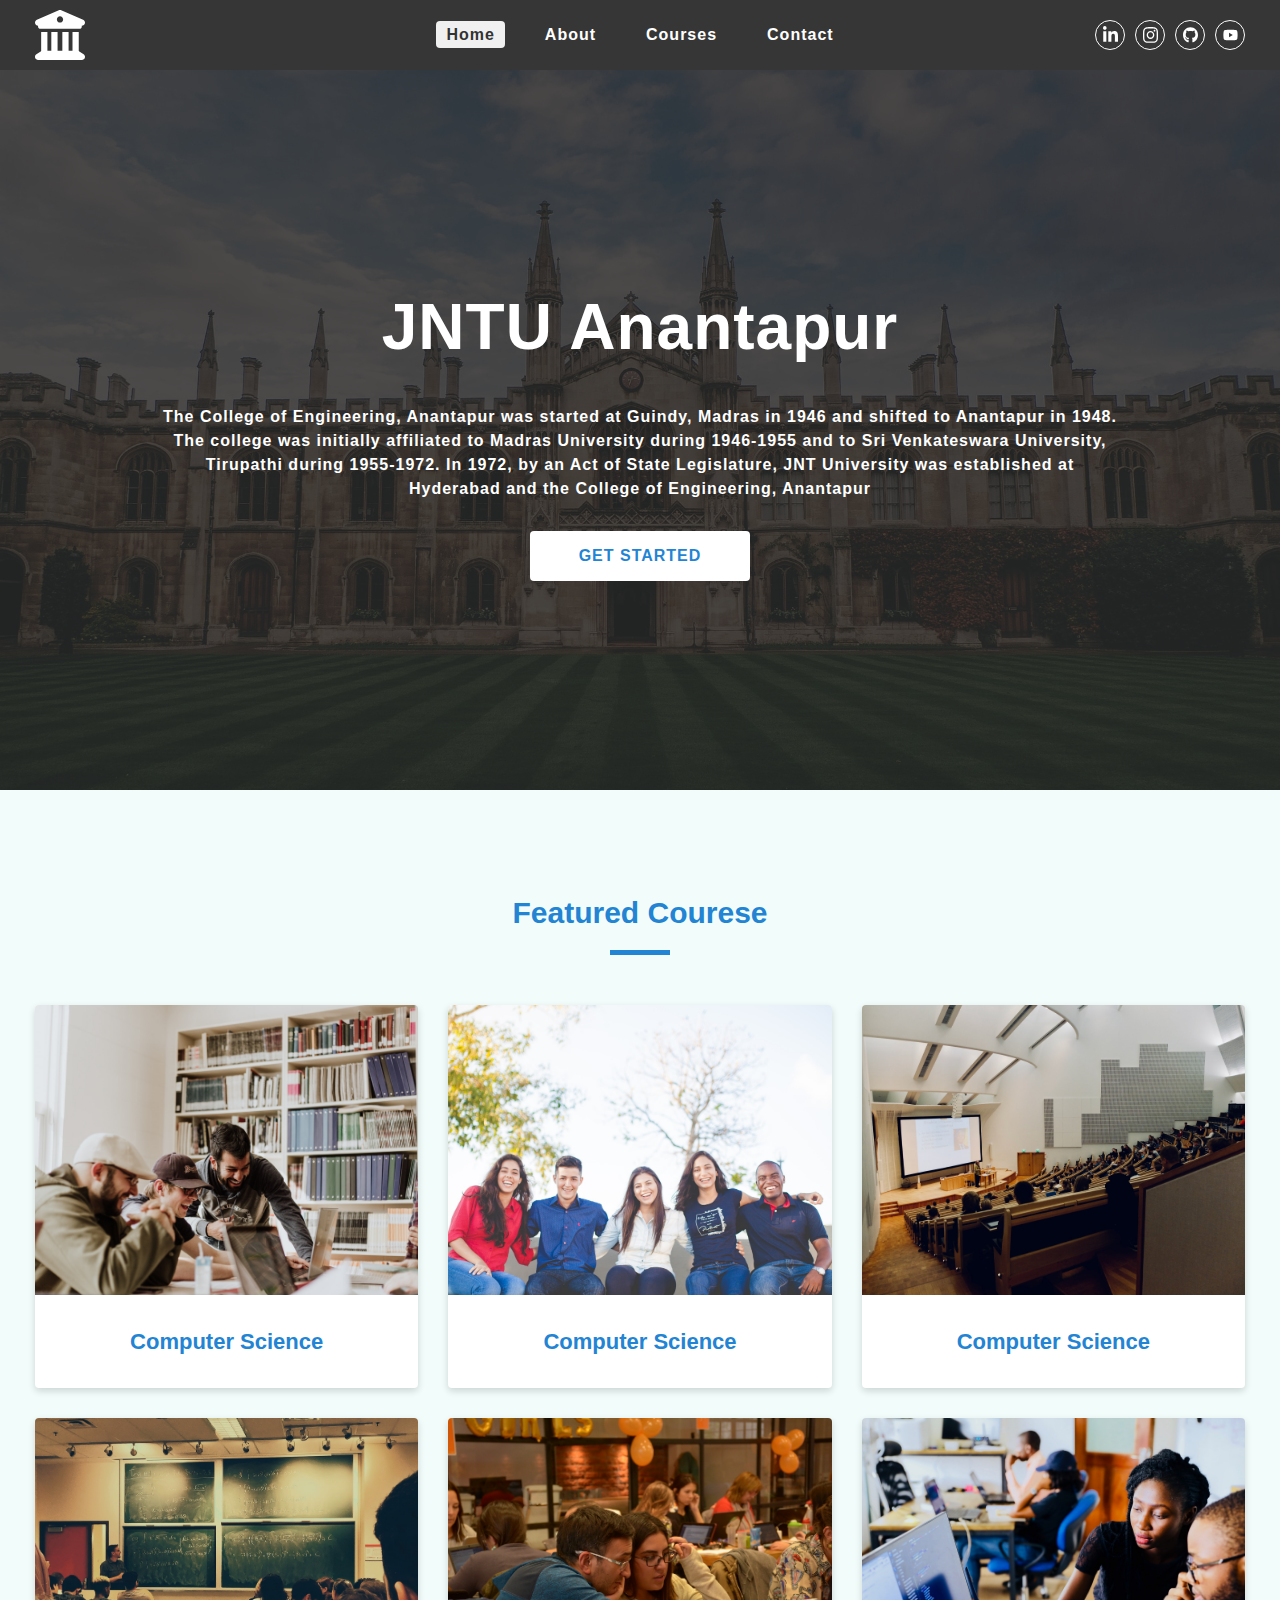
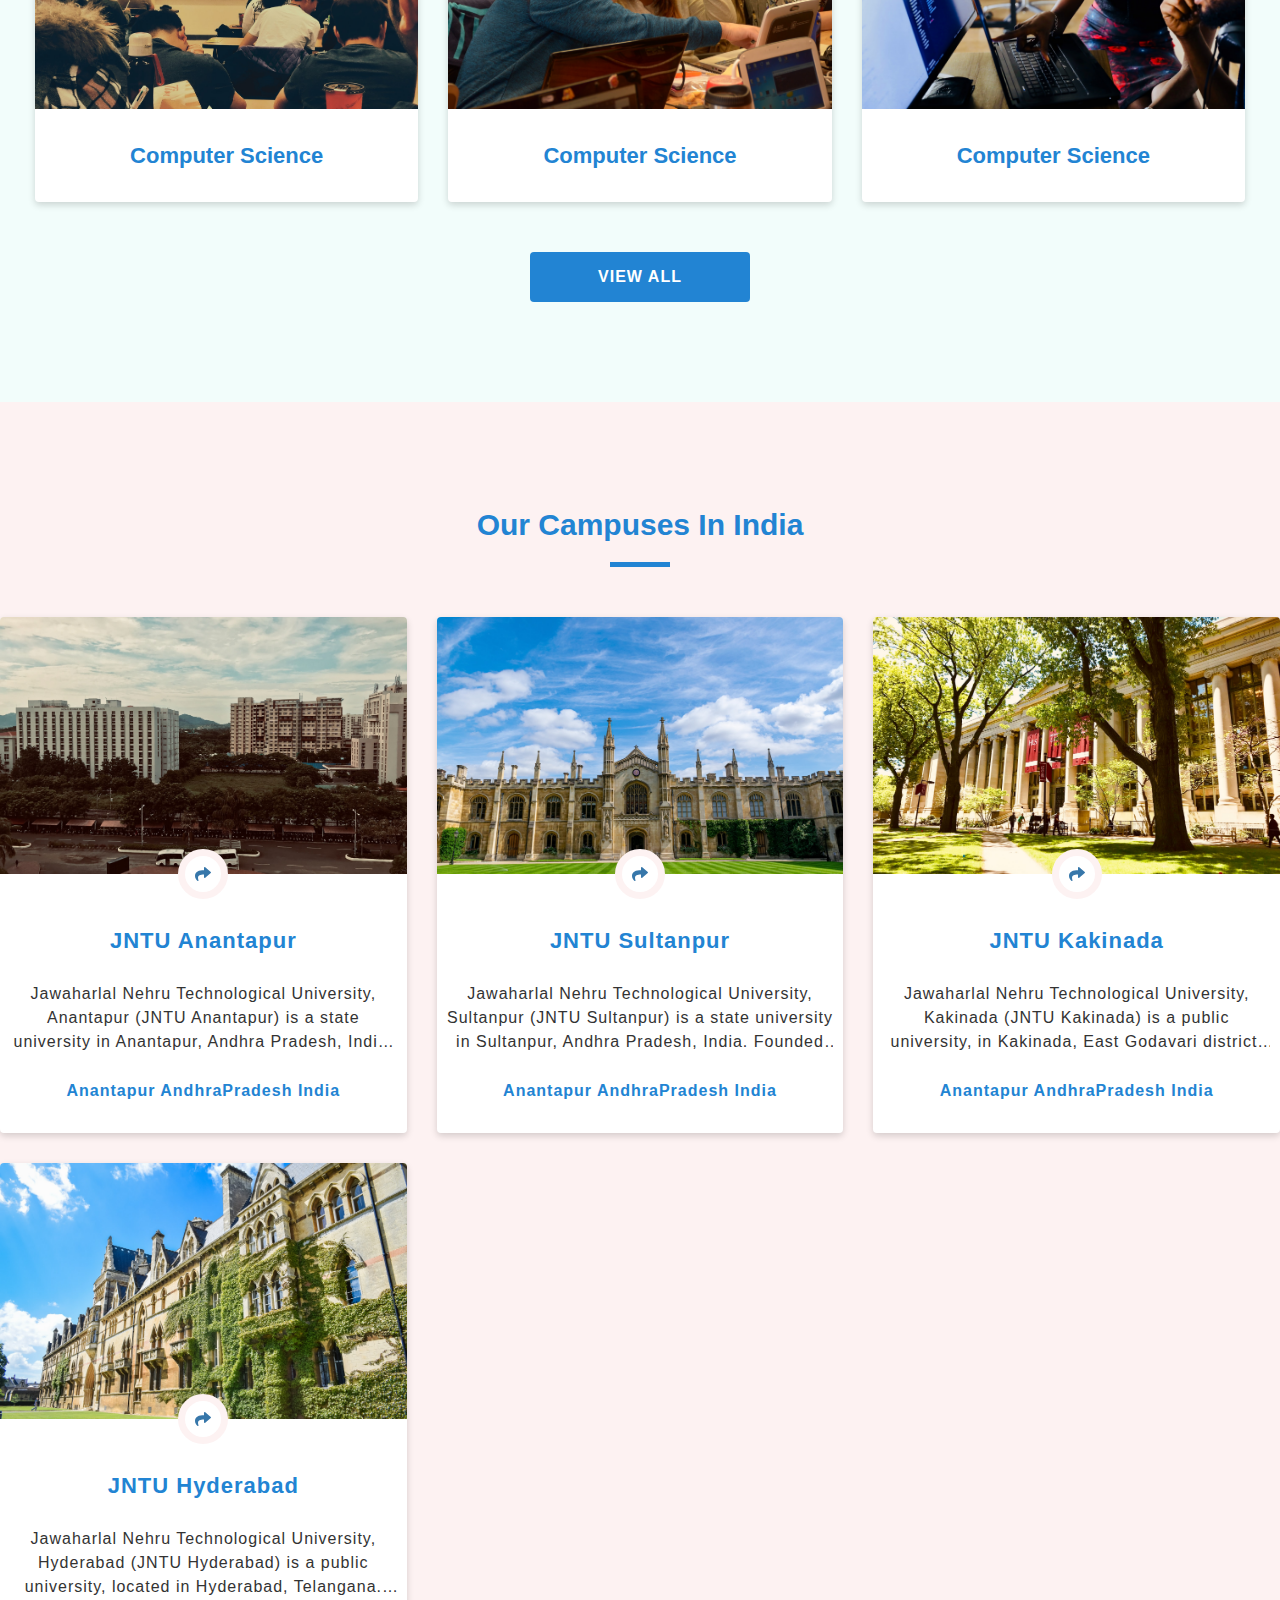
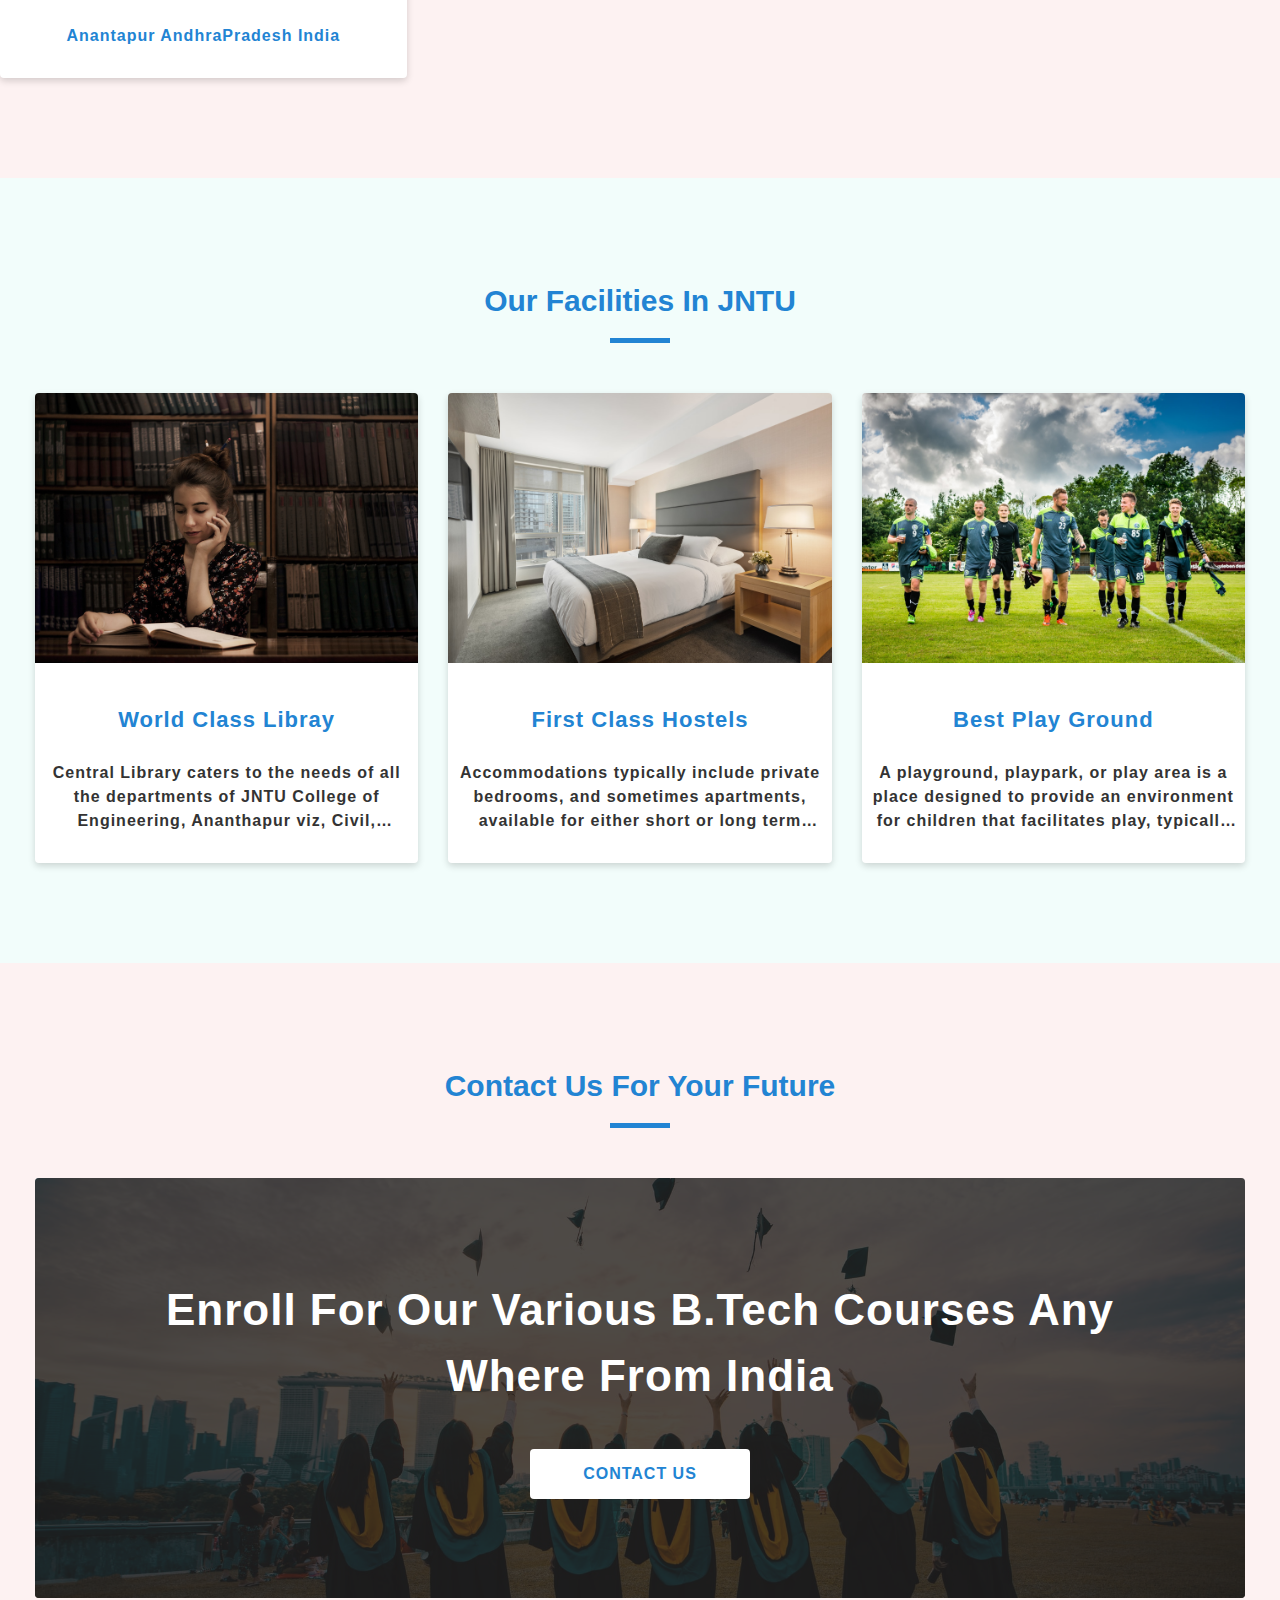
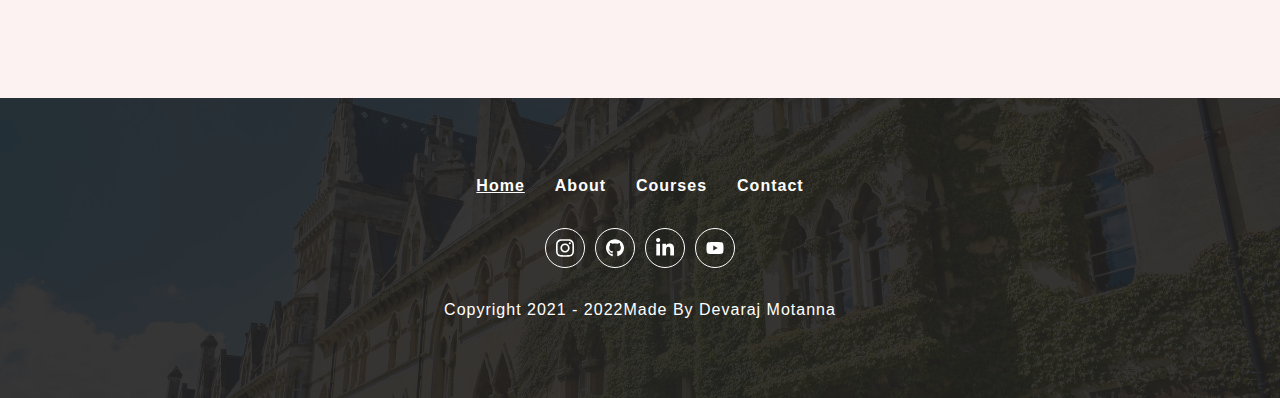
<file: index.html>
<!DOCTYPE html>
<html lang="en">
  <head>
    <meta charset="UTF-8" />
    <meta http-equiv="X-UA-Compatible" content="IE=edge" />
    <meta name="viewport" content="width=device-width, initial-scale=1.0" />
    <title>Devaraju || JNTU Anantapur</title>
    <link
      rel="shortcut icon"
      href="./icons/university.svg"
      type="image/x-icon"
    />
    <link rel="stylesheet" href="./css/style.css" />
    <link rel="stylesheet" href="./css/navbar.css" />
    <link rel="stylesheet" href="./css/comon.css" />
    <link rel="stylesheet" href="./css/sidebar.css" />
    <link rel="stylesheet" href="./css/footer.css" />
    <link rel="stylesheet" href="./css/home.css" />
  </head>
  <body>
    <!-- nav section start -->
    <nav class="nav-container">
      <div class="nav-center wrapper">
        <div class="logo-section">
          <a href="./index.html">
            <img
              src="./icons/university.svg"
              alt="University logo"
              class="logo"
            />
          </a>
        </div>
        <div class="hamburger">
          <img src="./icons/bars.svg" alt="side bar open button" />
        </div>
        <div class="nav-links-main">
          <ul class="nav-links">
            <li><a href="./index.html" class="nav-link active">Home</a></li>
            <li><a href="./about.html" class="nav-link">About</a></li>
            <li><a href="./courses.html" class="nav-link">Courses</a></li>
            <li><a href="./contact.html" class="nav-link">Contact</a></li>
          </ul>
        </div>
        <div class="nav-social-links-main">
          <ul class="nav-social-links">
            <li class="nav-social-link">
              <a href="#">
                <img src="./icons/linkedin.svg" alt="linkedin" />
              </a>
            </li>
            <li class="nav-social-link">
              <a href="#">
                <img src="./icons/instagram.svg" alt="instagram" />
              </a>
            </li>
            <li class="nav-social-link">
              <a href="#">
                <img src="./icons/github.svg" alt="github" />
              </a>
            </li>
            <li class="nav-social-link">
              <a href="#">
                <img src="./icons/youtube.svg" alt="youtube" />
              </a>
            </li>
          </ul>
        </div>
      </div>
    </nav>
    <!-- nav section end -->
    <!-- sidebar start -->
    <aside class="sidebar-container">
      <div class="sidebar-center wrapper">
        <div class="side-header">
          <div class="logo-section">
            <a href="./"
              ><img src="./icons/university.svg" alt="sidebar logo"
            /></a>
          </div>
          <div class="close-button">
            <img src="./icons/close.svg" alt="side bar close button" />
          </div>
        </div>
        <div class="sidebar-content paddingTopMobile-fifty">
          <div class="sidebar-links-main">
            <ul class="sidebar-links">
              <li><a href="./index.html" class="nav-link active">Home</a></li>
              <li><a href="./about.html" class="nav-link">About</a></li>
              <li><a href="./courses.html" class="nav-link">Courses</a></li>
              <li><a href="./contact.html" class="nav-link">Contcat</a></li>
            </ul>
          </div>
        </div>
      </div>
    </aside>
    <!-- sidebar end -->

    <!-- hero section start -->
    <div class="home-page page-hero-container">
      <div class="page-hero">
        <div class="hero-img-component">
          <div class="img-contaniner">
            <img
              src="./assets/university-banner.jpeg"
              alt="university banner img"
            />
          </div>
        </div>
        <div
          class="hero-box paddingBottomMobile-thirty paddingTopMobile-thirty">
          <div class="hero-content text-center text-container wrapper">
            <h1 class="heading">JNTU Anantapur</h1>
            <p class="desc">
              The College of Engineering, Anantapur was started at Guindy,
              Madras in 1946 and shifted to Anantapur in 1948. The college was
              initially affiliated to Madras University during 1946-1955 and to
              Sri Venkateswara University, Tirupathi during 1955-1972. In 1972,
              by an Act of State Legislature, JNT University was established at
              Hyderabad and the College of Engineering, Anantapur
            </p>
            <div class="button-container">
              <a href="./contact.html" class="home-button button-primary-light"
                >Get Started</a
              >
            </div>
          </div>
        </div>
      </div>
    </div>
    <!-- hero section end -->

    <!-- featured courses start -->
    <div class="featured-courses-container light-blue-background">
      <div class="featured-courses-center wrapper">
        <div
          class="section-title paddingTopDesktop-hundred paddingTopMobile-fifty"
        >
          <h3 class="title">Featured Courese</h3>
          <div class="underline"></div>
        </div>
        <section
          class="featured-courses paddingTopDesktop-fifty paddingBottomDesktop-fifty paddingBottomMobile-fifty paddingTopMobile-fifty three-column-layout"
        >
          <!-- single course start -->
          <artical class="single-course">
            <div class="img-container">
              <img src="./assets/course-1.jpeg" alt="course1" />
            </div>
            <div class="course-title">
              <p>Computer Science</p>
            </div>
          </artical>
          <!-- single course end -->
          <!-- single course start -->
          <artical class="single-course">
            <div class="img-container">
              <img src="./assets/course-2.jpeg" alt="course1" />
            </div>
            <div class="course-title">
              <p>Computer Science</p>
            </div>
          </artical>
          <!-- single course end -->
          <!-- single course start -->
          <artical class="single-course">
            <div class="img-container">
              <img src="./assets/course-3.jpeg" alt="course1" />
            </div>
            <div class="course-title">
              <p>Computer Science</p>
            </div>
          </artical>
          <!-- single course end -->
          <!-- single course start -->
          <artical class="single-course">
            <div class="img-container">
              <img src="./assets/course-4.jpeg" alt="course1" />
            </div>
            <div class="course-title">
              <p>Computer Science</p>
            </div>
          </artical>
          <!-- single course end -->
          <!-- single course start -->
          <artical class="single-course">
            <div class="img-container">
              <img src="./assets/course-5.jpeg" alt="course1" />
            </div>
            <div class="course-title">
              <p>Computer Science</p>
            </div>
          </artical>
          <!-- single course end -->
          <!-- single course start -->
          <artical class="single-course">
            <div class="img-container">
              <img src="./assets/course-6.jpeg" alt="course1" />
            </div>
            <div class="course-title">
              <p>Computer Science</p>
            </div>
          </artical>
          <!-- single course end -->
        </section>
        <div
          class="paddingBottomMobile-fifty paddingBottomDesktop-hundred text-center"
        >
          <a href="./courses.html" class="button-primary-dark">View All</a>
        </div>
      </div>
    </div>
    <!-- featured courses end -->

    <!-- Our Campuses start -->
    <div class="our-campuses-container light-pink-background">
      <div class="our-campuses-center wrappeer">
        <div
          class="section-title paddingTopDesktop-hundred paddingTopMobile-fifty"
        >
          <h3 class="title">Our Campuses In India</h3>
          <div class="underline"></div>
        </div>
        <section
          class="our-campuses paddingTopDesktop-fifty paddingBottomDesktop-hundred paddingBottomMobile-fifty paddingTopMobile-fifty three-column-layout"
        >
          <!-- single campus start -->
          <artical class="each-campus">
            <div class="img-container">
              <img src="./assets/campus-1.jpeg" alt="campus-1" />
              <a href="" class="share-icon-campus">
                <img src="./icons/share.svg" alt="share icon" />
              </a>
            </div>
            <div class="campus-info text-center">
              <h2 class="campus-title">JNTU Anantapur</h2>
              <p class="desc">
                Jawaharlal Nehru Technological University, Anantapur (JNTU
                Anantapur) is a state university in Anantapur, Andhra Pradesh,
                India. Founded in 1946, it has since 1973 been a constituent
                college of Jawaharlal Nehru Technological University
              </p>
              <h4 class="address">Anantapur AndhraPradesh India</h4>
            </div>
          </artical>
          <!-- single campus end -->
          <!-- single campus start -->
          <artical class="each-campus">
            <div class="img-container">
              <img src="./assets/campus-2.jpeg" alt="campus-1" />
              <a href="" class="share-icon-campus">
                <img src="./icons/share.svg" alt="share icon" />
              </a>
            </div>
            <div class="campus-info text-center">
              <h2 class="campus-title">JNTU Sultanpur</h2>
              <p class="desc">
                Jawaharlal Nehru Technological University, Sultanpur (JNTU
                Sultanpur) is a state university in Sultanpur, Andhra Pradesh,
                India. Founded in 1946, it has since 1973 been a constituent
                college of Jawaharlal Nehru Technological University
              </p>
              <h4 class="address">Anantapur AndhraPradesh India</h4>
            </div>
          </artical>
          <!-- single campus end -->
          <!-- single campus start -->
          <artical class="each-campus">
            <div class="img-container">
              <img src="./assets/campus-3.jpeg" alt="campus-1" />
              <a href="" class="share-icon-campus">
                <img src="./icons/share.svg" alt="share icon" />
              </a>
            </div>
            <div class="campus-info text-center">
              <h2 class="campus-title">JNTU Kakinada</h2>
              <p class="desc">
                Jawaharlal Nehru Technological University, Kakinada (JNTU
                Kakinada) is a public university, in Kakinada, East Godavari
                district, North of the Indian state of Andhra Pradesh. It is one
                of India's universities focusing on engineering.
              </p>
              <h4 class="address">Anantapur AndhraPradesh India</h4>
            </div>
          </artical>
          <!-- single campus end -->
          <!-- single campus start -->
          <artical class="each-campus">
            <div class="img-container">
              <img src="./assets/campus-4.jpeg" alt="campus-1" />
              <a href="" class="share-icon-campus">
                <img src="./icons/share.svg" alt="share icon" />
              </a>
            </div>
            <div class="campus-info text-center">
              <h2 class="campus-title">JNTU Hyderabad</h2>
              <p class="desc">
                Jawaharlal Nehru Technological University, Hyderabad (JNTU
                Hyderabad) is a public university, located in Hyderabad,
                Telangana. Founded in 1965 as the Nagarjuna Sagar Engineering
                College, it was established as a university in 1972
              </p>
              <h4 class="address">Anantapur AndhraPradesh India</h4>
            </div>
          </artical>
          <!-- single campus end -->
        </section>
      </div>
    </div>
    <!-- Our Campuses end -->

    <!-- Our facilites section start  -->
    <div class="our-fecilities-container light-blue-background">
      <div class="our-facilities-center wrapper">
        <div
          class="section-title paddingTopDesktop-hundred paddingTopMobile-fifty"
        >
          <h3 class="title">Our Facilities In JNTU</h3>
          <div class="underline"></div>
        </div>
        <section
          class="our-facilites paddingTopDesktop-fifty paddingBottomDesktop-hundred paddingTopMobile-fifty 
                  paddingBottomMobile-thirty three-column-layout"
        >
          <!-- single facilites start -->
          <artical class="each-facility">
            <div class="img-container">
              <img
                src="./assets/facility-1.jpeg"
                alt="facilites section image"
              />
            </div>
            <div
              class="facility-info paddingTopMobile-thirty paddingBottomMobile-thirty 
                      paddingTopDesktop-fourty paddingBottomDesktop-thirty text-center"
            >
              <h3 class="facility-title">World class Libray</h3>
              <p class="facility-desc">
                Central Library caters to the needs of all the departments of
                JNTU College of Engineering, Ananthapur viz, Civil, Mechanical,
                Electrical, Electronics, Computer Science, Chemical, Physics,
              </p>
            </div>
          </artical>
          <!-- single facilites end -->
          <!-- single facilites start -->
          <artical class="each-facility">
            <div class="img-container">
              <img
                src="./assets/facility-2.jpeg"
                alt="facilites section image"
              />
            </div>
            <div
              class="facility-info paddingTopMobile-thirty paddingBottomMobile-thirty 
                      paddingTopDesktop-fourty paddingBottomDesktop-thirty text-center">
              <h3 class="facility-title">First Class Hostels</h3>
              <p class="facility-desc">
                Accommodations typically include private bedrooms, and sometimes
                apartments, available for either short or long term rent. Linens
                and towels are usually provided, unless it is a long term
                apartment rental in which case the guest is considered a
                resident
              </p>
            </div>
          </artical>
          <!-- single facilites end -->
          <!-- single facilites start -->
          <artical class="each-facility">
            <div class="img-container">
              <img
                src="./assets/facility-3.jpeg"
                alt="facilites section image"
              />
            </div>
            <div
              class="facility-info paddingTopMobile-thirty paddingBottomMobile-thirty 
                      paddingTopDesktop-fourty paddingBottomDesktop-thirty text-center">
              <h3 class="facility-title">Best Play Ground</h3>
              <p class="facility-desc">
                A playground, playpark, or play area is a place designed to
                provide an environment for children that facilitates play,
                typically outdoors. While a playground is usually designed for
                children,
              </p>
            </div>
          </artical>
          <!-- single facilites end -->
        </section>
      </div>
    </div>
    <!-- Our facilites section end  -->

    <!-- Contact Promotion start -->
    <div class="contact-promotion-container light-pink-background">
      <div class="contact-promotion-center wrapper">
        <div
          class="section-title paddingTopDesktop-hundred paddingTopMobile-fifty"
        >
          <h3 class="title">Contact Us For Your Future</h3>
          <div class="underline"></div>
        </div>
        <section
          class="contact-promotion paddingTopDesktop-fifty paddingTopMobile-fifty paddingBottomDesktop-hundred paddingBottomMobile-thirty"
        >
          <div class="contact-promo-img">
            <img
              src="./assets/contact-promotion.jpeg"
              alt="contact us promotion image"
            />
            <div class="contact-info-container text-center text-container">
              <h2 class="contact-heading">
                Enroll for Our Various B.tech courses any where from India
              </h2>
              <a href="./contact.html" class="button-primary-light"
                >Contact Us</a
              >
            </div>
          </div>
        </section>
      </div>
    </div>
    <!-- Contact Promotion end -->

    <!-- footer section start -->
    <footer class="footer-container">
      <div class="footer-center wrapper">
        <div class="footer-links-main">
          <ul class="footer-links">
            <li><a href="./index.html" class="footer-link active">Home</a></li>
            <li><a href="./about.html" class="footer-link">About</a></li>
            <li><a href="./courses.html" class="footer-link">Courses</a></li>
            <li><a href="./contact.html" class="footer-link">Contact</a></li>
          </ul>
        </div>
        <div class="social-links-main">
          <ul class="social-links">
            <li class="social-link">
              <a href="#"
                ><img src="./icons/instagram.svg" alt="instagram"
              /></a>
            </li>
            <li class="social-link">
              <a href="#"><img src="./icons/github.svg" alt="github" /></a>
            </li>
            <li class="social-link">
              <a href="#"><img src="./icons/linkedin.svg" alt="linkedin" /></a>
            </li>
            <li class="social-link">
              <a href="#"><img src="./icons/youtube.svg" alt="youtube" /></a>
            </li>
          </ul>
        </div>
        <div class="footer-copy-right">
          <p>
            Copyright 2021 - <span class="copyright-date">2022</span>Made By
            Devaraj Motanna
          </p>
        </div>
      </div>
    </footer>
    <!-- footer section end -->

    <!-- script -->
    <script src="./js/app.js"></script>
  </body>
</html>
</file>
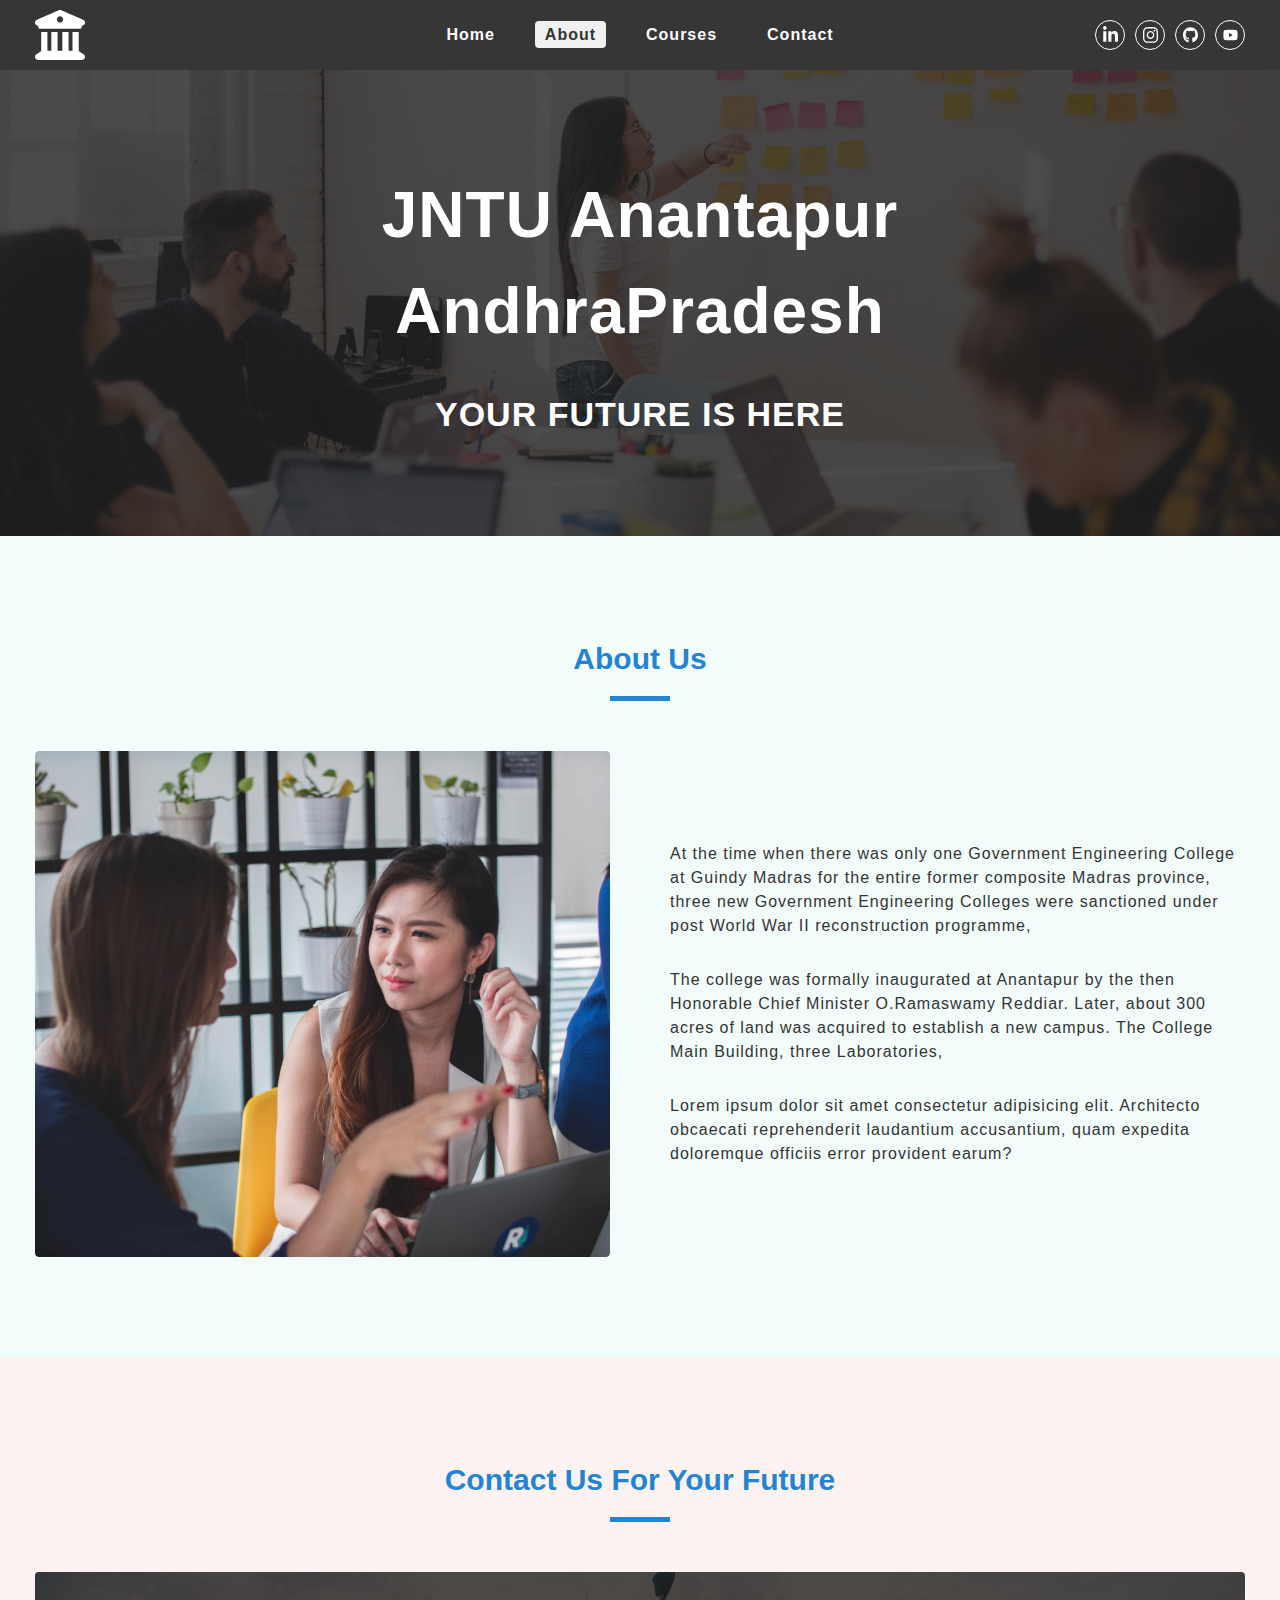
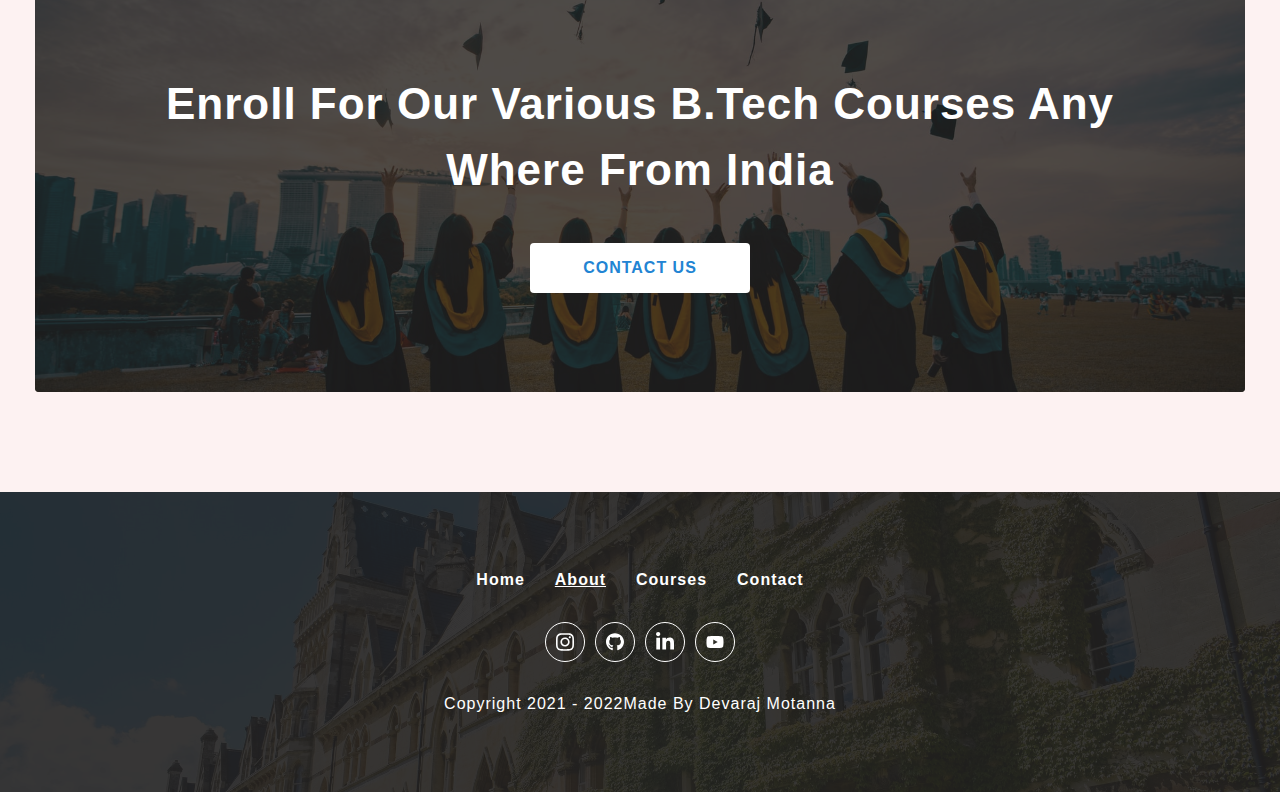
<file: about.html>
<!DOCTYPE html>
<html lang="en">
  <head>
    <meta charset="UTF-8" />
    <meta http-equiv="X-UA-Compatible" content="IE=edge" />
    <meta name="viewport" content="width=device-width, initial-scale=1.0" />
    <title>Devaraju || About JNTU Anantapur</title>
    <link
      rel="shortcut icon"
      href="./icons/university.svg"
      type="image/x-icon"
    />
    <link rel="stylesheet" href="./css/style.css" />
    <link rel="stylesheet" href="./css/navbar.css" />
    <link rel="stylesheet" href="./css/comon.css" />
    <link rel="stylesheet" href="./css/sidebar.css" />
    <link rel="stylesheet" href="./css/footer.css" />
    <link rel="stylesheet" href="./css/single-featured.css">
  </head>
  <body>
    <!-- nav section start -->
    <nav class="nav-container">
      <div class="nav-center wrapper">
        <div class="logo-section">
          <a href="./index.html">
            <img
              src="./icons/university.svg"
              alt="University logo"
              class="logo"
            />
          </a>
        </div>
        <div class="hamburger">
          <img src="./icons/bars.svg" alt="side bar open button" />
        </div>
        <div class="nav-links-main">
          <ul class="nav-links">
            <li><a href="./index.html" class="nav-link">Home</a></li>
            <li><a href="./about.html" class="nav-link active">About</a></li>
            <li><a href="./courses.html" class="nav-link">Courses</a></li>
            <li><a href="./contact.html" class="nav-link">Contact</a></li>
          </ul>
        </div>
        <div class="nav-social-links-main">
          <ul class="nav-social-links">
            <li class="nav-social-link">
              <a href="#">
                <img src="./icons/linkedin.svg" alt="linkedin" />
              </a>
            </li>
            <li class="nav-social-link">
              <a href="#">
                <img src="./icons/instagram.svg" alt="instagram" />
              </a>
            </li>
            <li class="nav-social-link">
              <a href="#">
                <img src="./icons/github.svg" alt="github" />
              </a>
            </li>
            <li class="nav-social-link">
              <a href="#">
                <img src="./icons/youtube.svg" alt="youtube" />
              </a>
            </li>
          </ul>
        </div>
      </div>
    </nav>
    <!-- nav section end -->

    <!-- sidebar start -->
    <aside class="sidebar-container">
      <div class="sidebar-center wrapper">
        <div class="side-header">
          <div class="logo-section">
            <a href="./"
              ><img src="./icons/university.svg" alt="sidebar logo"
            /></a>
          </div>
          <div class="close-button">
            <img src="./icons/close.svg" alt="side bar close button" />
          </div>
        </div>
        <div class="sidebar-content paddingTopMobile-fifty">
          <div class="sidebar-links-main">
            <ul class="sidebar-links">
              <li><a href="./index.html" class="nav-link">Home</a></li>
              <li><a href="./about.html" class="nav-link active">About</a></li>
              <li><a href="./courses.html" class="nav-link">Courses</a></li>
              <li><a href="./contact.html" class="nav-link">Contcat</a></li>
            </ul>
          </div>
        </div>
      </div>
    </aside>
    <!-- sidebar end -->

    <!-- hero section start -->
    <div class="page-hero-container">
      <div class="page-hero">
        <div class="hero-img-component">
          <div class="img-container">
            <img src="./assets/about-banner.jpeg" alt="about section banner" />
          </div>
        </div>
        <div class="hero-box paddingBottomMobile-thirty paddingTopMobile-fifty">
          <div class="hero-content text-center text-container wrapper">
            <h1 class="heading">JNTU Anantapur AndhraPradesh</h1>
            <div class="small-heading">Your Future is Here</div>
          </div>
        </div>
      </div>
    </div>
    <!-- hero section end -->

    <!-- single featured container start -->
    <div class="single-featured-container light-blue-background reverse-content">
      <div class="single-featured-center wrapper">
        <div
          class="section-title paddingTopDesktop-hundred paddingTopMobile-fifty"
        >
          <h3 class="title">About Us</h3>
          <div class="underline"></div>
        </div>
        <div class="single-featured paddingTopDesktop-fifty paddingBottomDesktop-hundred 
                     paddingTopMobile-fifty paddingBottomMobile-fifty">
          <div class="image-component single-featured-image paddingBottomMobile-fifty">
            <img src="./assets/about-section.jpeg" alt="aout section" />
          </div>
          <div class="single-featured-text-component">
            <div class="featured-center">
              <div class="about-info">
                <p>
                  At the time when there was only one Government Engineering
                  College at Guindy Madras for the entire former composite
                  Madras province, three new Government Engineering Colleges
                  were sanctioned under post World War II reconstruction
                  programme,
                </p>
                <p>
                  The college was formally inaugurated at Anantapur by the then
                  Honorable Chief Minister O.Ramaswamy Reddiar. Later, about 300
                  acres of land was acquired to establish a new campus. The
                  College Main Building, three Laboratories,
                </p>
                <p>
                  Lorem ipsum dolor sit amet consectetur adipisicing elit.
                  Architecto obcaecati reprehenderit laudantium accusantium,
                  quam expedita doloremque officiis error provident earum?
                </p>
              </div>
            </div>
          </div>
        </div>
      </div>
    </div>
    <!-- single featured container start -->

    <!-- Contact Promotion start -->
    <div class="contact-promotion-container light-pink-background">
      <div class="contact-promotion-center wrapper">
        <div
          class="section-title paddingTopDesktop-hundred paddingTopMobile-fifty"
        >
          <h3 class="title">Contact Us For Your Future</h3>
          <div class="underline"></div>
        </div>
        <section
          class="contact-promotion paddingTopDesktop-fifty paddingTopMobile-fifty paddingBottomDesktop-hundred paddingBottomMobile-thirty"
        >
          <div class="contact-promo-img">
            <img
              src="./assets/contact-promotion.jpeg"
              alt="contact us promotion image"
            />
            <div class="contact-info-container text-center text-container">
              <h2 class="contact-heading">
                Enroll for Our Various B.tech courses any where from India
              </h2>
              <a href="./contact.html" class="button-primary-light"
                >Contact Us</a
              >
            </div>
          </div>
        </section>
      </div>
    </div>
    <!-- Contact Promotion end -->

    <!-- footer section start -->
    <footer class="footer-container">
      <div class="footer-center wrapper">
        <div class="footer-links-main">
          <ul class="footer-links">
            <li><a href="./index.html" class="footer-link">Home</a></li>
            <li><a href="./about.html" class="footer-link active">About</a></li>
            <li><a href="./courses.html" class="footer-link">Courses</a></li>
            <li><a href="./contact.html" class="footer-link">Contact</a></li>
          </ul>
        </div>
        <div class="social-links-main">
          <ul class="social-links">
            <li class="social-link">
              <a href="#"
                ><img src="./icons/instagram.svg" alt="instagram"
              /></a>
            </li>
            <li class="social-link">
              <a href="#"><img src="./icons/github.svg" alt="github" /></a>
            </li>
            <li class="social-link">
              <a href="#"><img src="./icons/linkedin.svg" alt="linkedin" /></a>
            </li>
            <li class="social-link">
              <a href="#"><img src="./icons/youtube.svg" alt="youtube" /></a>
            </li>
          </ul>
        </div>
        <div class="footer-copy-right">
          <p>
            Copyright 2021 - <span class="copyright-date">2022</span>Made By
            Devaraj Motanna
          </p>
        </div>
      </div>
    </footer>
    <!-- footer section end -->

    <!-- script -->
    <script src="./js/app.js"></script>
  </body>
</html>
</file>
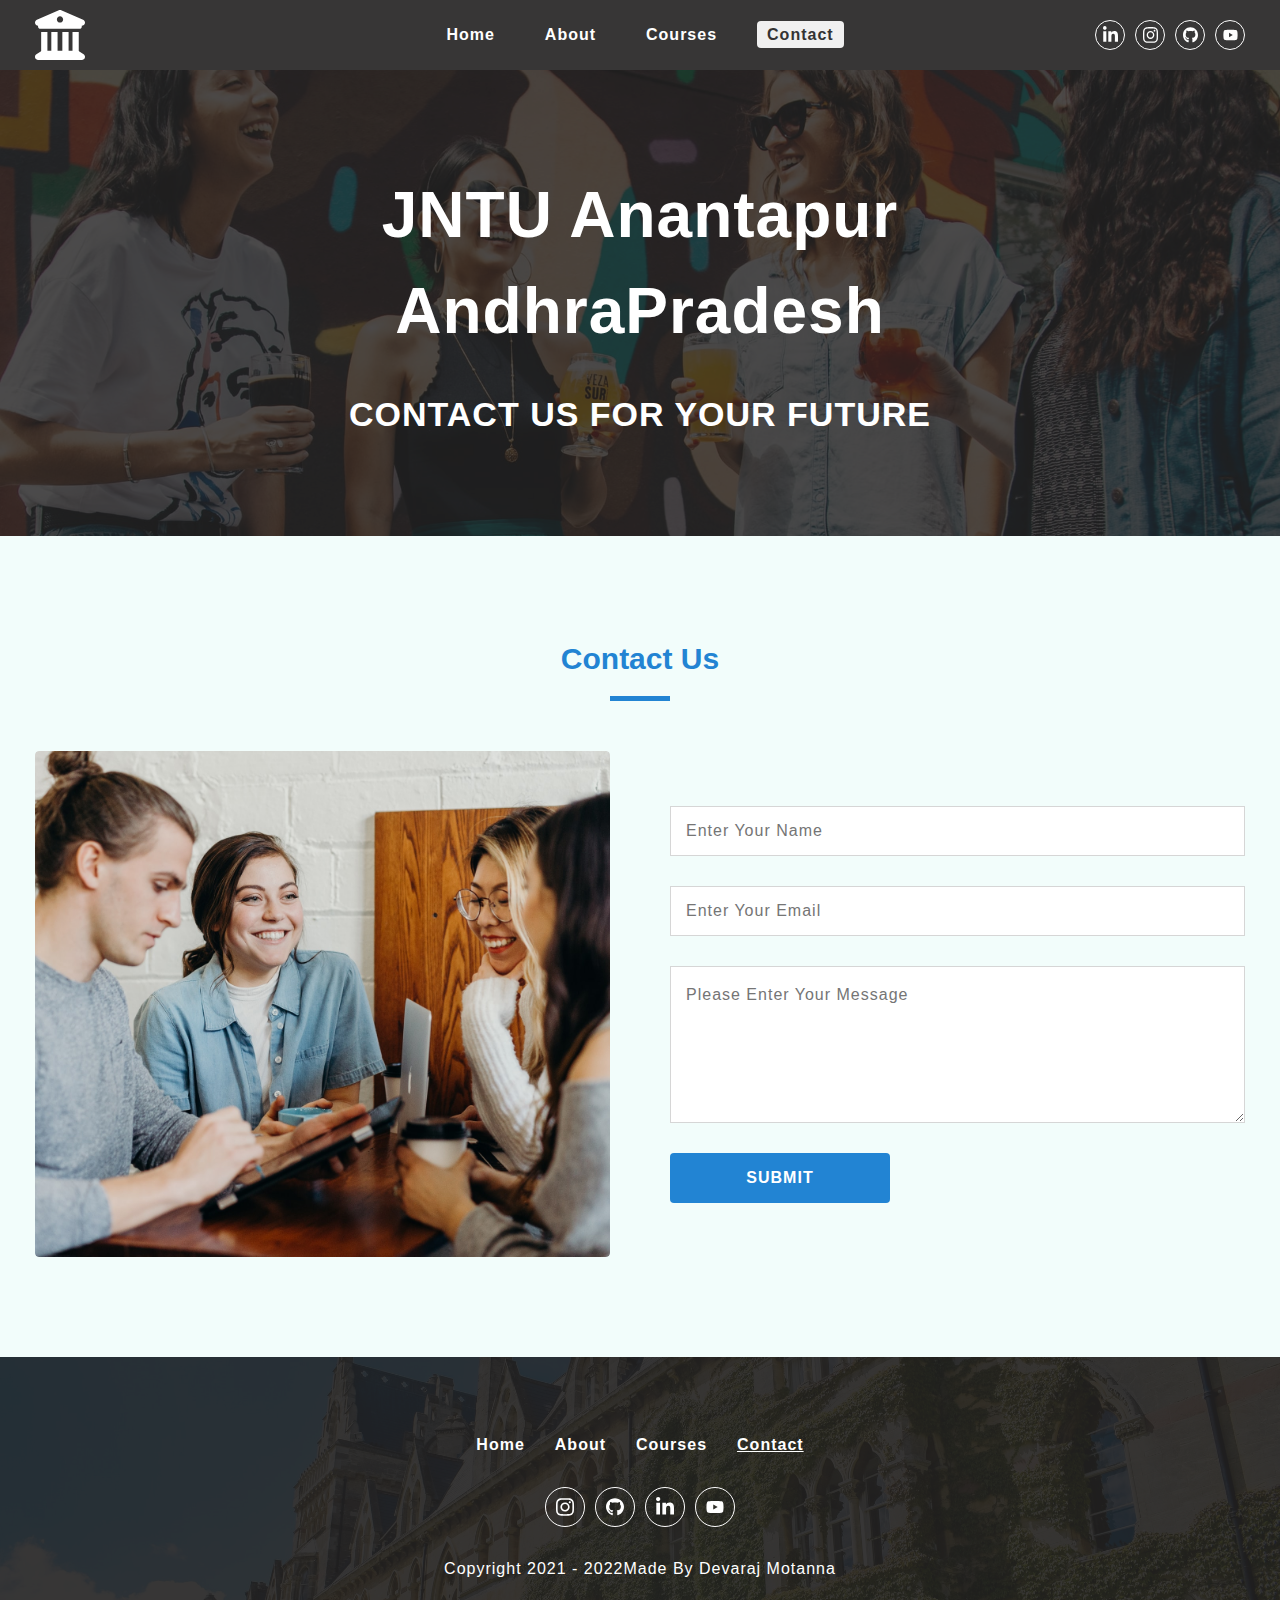
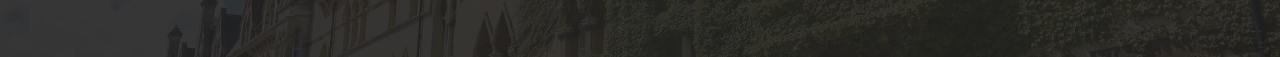
<file: contact.html>
<!DOCTYPE html>
<html lang="en">
  <head>
    <meta charset="UTF-8" />
    <meta http-equiv="X-UA-Compatible" content="IE=edge" />
    <meta name="viewport" content="width=device-width, initial-scale=1.0" />
    <title>Devaraju || Contact JNTU Anantapur</title>
    <link
      rel="shortcut icon"
      href="./icons/university.svg"
      type="image/x-icon"
    />
    <link rel="stylesheet" href="./css/style.css" />
    <link rel="stylesheet" href="./css/navbar.css" />
    <link rel="stylesheet" href="./css/comon.css" />
    <link rel="stylesheet" href="./css/sidebar.css" />
    <link rel="stylesheet" href="./css/footer.css" />
    <link rel="stylesheet" href="./css/single-featured.css">
  </head>
  <body>
    <!-- nav section start -->
    <nav class="nav-container">
      <div class="nav-center wrapper">
        <div class="logo-section">
          <a href="./index.html">
            <img
              src="./icons/university.svg"
              alt="University logo"
              class="logo"
            />
          </a>
        </div>
        <div class="hamburger">
          <img src="./icons/bars.svg" alt="side bar open button" />
        </div>
        <div class="nav-links-main">
          <ul class="nav-links">
            <li><a href="./index.html" class="nav-link">Home</a></li>
            <li><a href="./about.html" class="nav-link">About</a></li>
            <li><a href="./courses.html" class="nav-link">Courses</a></li>
            <li>
              <a href="./contact.html" class="nav-link active">Contact</a>
            </li>
          </ul>
        </div>
        <div class="nav-social-links-main">
          <ul class="nav-social-links">
            <li class="nav-social-link">
              <a href="#">
                <img src="./icons/linkedin.svg" alt="linkedin" />
              </a>
            </li>
            <li class="nav-social-link">
              <a href="#">
                <img src="./icons/instagram.svg" alt="instagram" />
              </a>
            </li>
            <li class="nav-social-link">
              <a href="#">
                <img src="./icons/github.svg" alt="github" />
              </a>
            </li>
            <li class="nav-social-link">
              <a href="#">
                <img src="./icons/youtube.svg" alt="youtube" />
              </a>
            </li>
          </ul>
        </div>
      </div>
    </nav>
    <!-- nav section end -->
    <!-- sidebar start -->
    <aside class="sidebar-container">
      <div class="sidebar-center wrapper">
        <div class="side-header">
          <div class="logo-section">
            <a href="./"
              ><img src="./icons/university.svg" alt="sidebar logo"
            /></a>
          </div>
          <div class="close-button">
            <img src="./icons/close.svg" alt="side bar close button" />
          </div>
        </div>
        <div class="sidebar-content paddingTopMobile-fifty">
          <div class="sidebar-links-main">
            <ul class="sidebar-links">
              <li><a href="./index.html" class="nav-link">Home</a></li>
              <li><a href="./about.html" class="nav-link">About</a></li>
              <li><a href="./courses.html" class="nav-link">Courses</a></li>
              <li>
                <a href="./contact.html" class="nav-link active">Contcat</a>
              </li>
            </ul>
          </div>
        </div>
      </div>
    </aside>
    <!-- sidebar end -->
    <!-- hero section start -->
    <div class="page-hero-container">
      <div class="page-hero">
        <div class="hero-img-component">
          <div class="img-container">
            <img
              src="./assets/contact-banner.jpeg"
              alt="about section banner"
            />
          </div>
        </div>
        <div class="hero-box paddingBottomMobile-thirty paddingTopMobile-fifty">
          <div class="hero-content text-center text-container wrapper">
            <h1 class="heading">JNTU Anantapur AndhraPradesh</h1>
            <div class="small-heading">Contact Us For Your Future</div>
          </div>
        </div>
      </div>
    </div>
    <!-- hero section start -->

    <!-- single featured component start -->
    <div class="single-featured-container light-blue-background">
      <div class="single-featured-center wrapper">
        <div
          class="section-title paddingTopMobile-fifty paddingTopDesktop-hundred"
        >
          <h3 class="title">Contact Us</h3>
          <div class="underline"></div>
        </div>
        <div
          class="single-featured paddingTopDesktop-fifty paddingBottomDesktop-hundred 
                  paddingTopMobile-fifty paddingBottomMobile-fifty">
          <div class="image-component single-featured-image paddingBottomMobile-fifty">
            <img
              src="./assets/contact-section.jpeg"
              alt="contact section omage"
            />
          </div>
          <div class="single-featured-text-component">
            <div class="featured-center">
              <div class="about-info">
                <form class="contact-us-form">
                  <input
                    type="text"
                    name="name"
                    id="name"
                    placeholder="Enter Your Name"
                    class="primary-input full-width-mobile full-width-desktop"/>
                  <input
                    type="email"
                    name="name"
                    id="name"
                    placeholder="Enter Your Email"
                    class="primary-input full-width-mobile full-width-desktop"/>
                  <textarea
                    name="message"
                    id="message"
                    cols="30"
                    rows="5"
                    class="primary-textarea full-width-mobile full-width-desktop"
                    placeholder="Please Enter Your Message"
                  ></textarea>
                  <button class="button-primary-dark full-width-mobile">Submit</button>
                </form>
              </div>
            </div>
          </div>
        </div>
      </div>
    </div>
    <!-- single featured component end -->

    <!-- footer section start -->
    <footer class="footer-container">
      <div class="footer-center wrapper">
        <div class="footer-links-main">
          <ul class="footer-links">
            <li><a href="./index.html" class="footer-link">Home</a></li>
            <li><a href="./about.html" class="footer-link">About</a></li>
            <li><a href="./courses.html" class="footer-link">Courses</a></li>
            <li>
              <a href="./contact.html" class="footer-link active">Contact</a>
            </li>
          </ul>
        </div>
        <div class="social-links-main">
          <ul class="social-links">
            <li class="social-link">
              <a href="#"
                ><img src="./icons/instagram.svg" alt="instagram"
              /></a>
            </li>
            <li class="social-link">
              <a href="#"><img src="./icons/github.svg" alt="github" /></a>
            </li>
            <li class="social-link">
              <a href="#"><img src="./icons/linkedin.svg" alt="linkedin" /></a>
            </li>
            <li class="social-link">
              <a href="#"><img src="./icons/youtube.svg" alt="youtube" /></a>
            </li>
          </ul>
        </div>
        <div class="footer-copy-right">
          <p>
            Copyright 2021 - <span class="copyright-date">2022</span>Made By
            Devaraj Motanna
          </p>
        </div>
      </div>
    </footer>
    <!-- footer section end -->

    <!-- script -->
    <script src="./js/app.js"></script>
  </body>
</html>
</file>
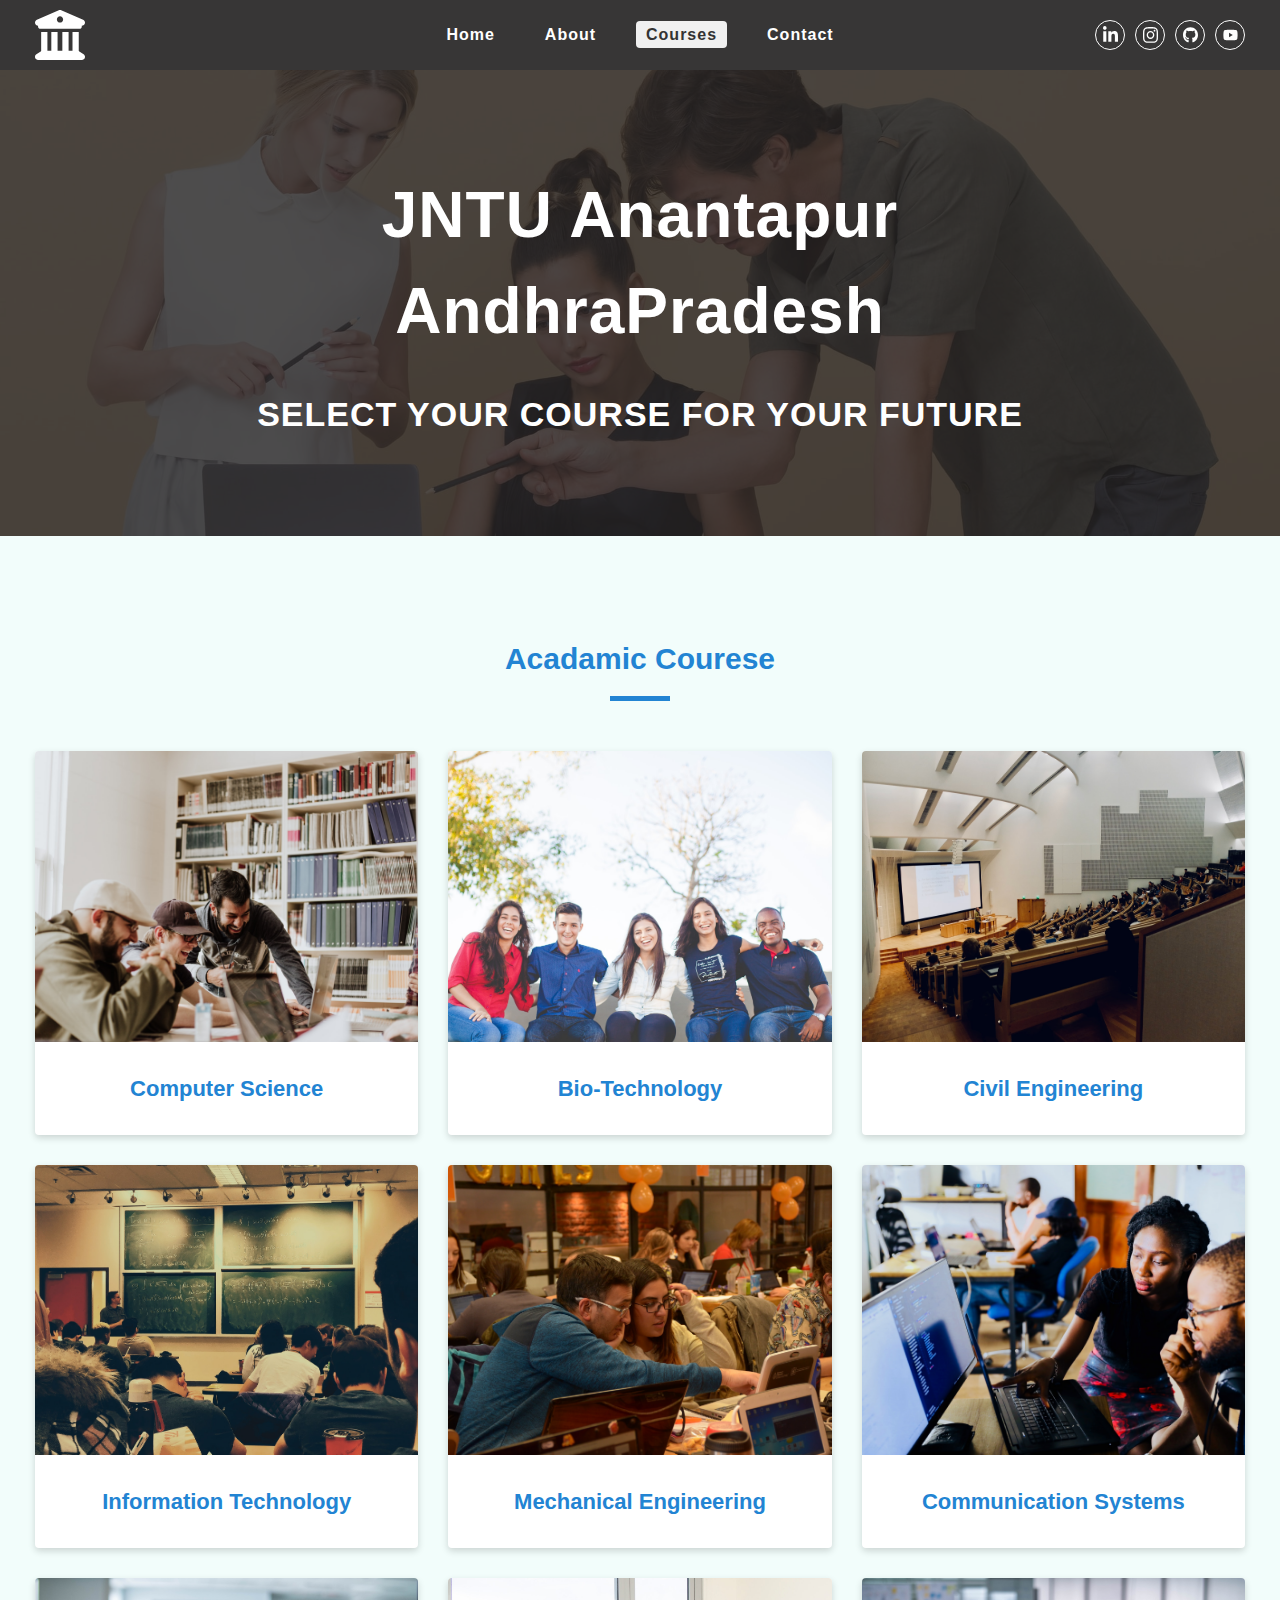
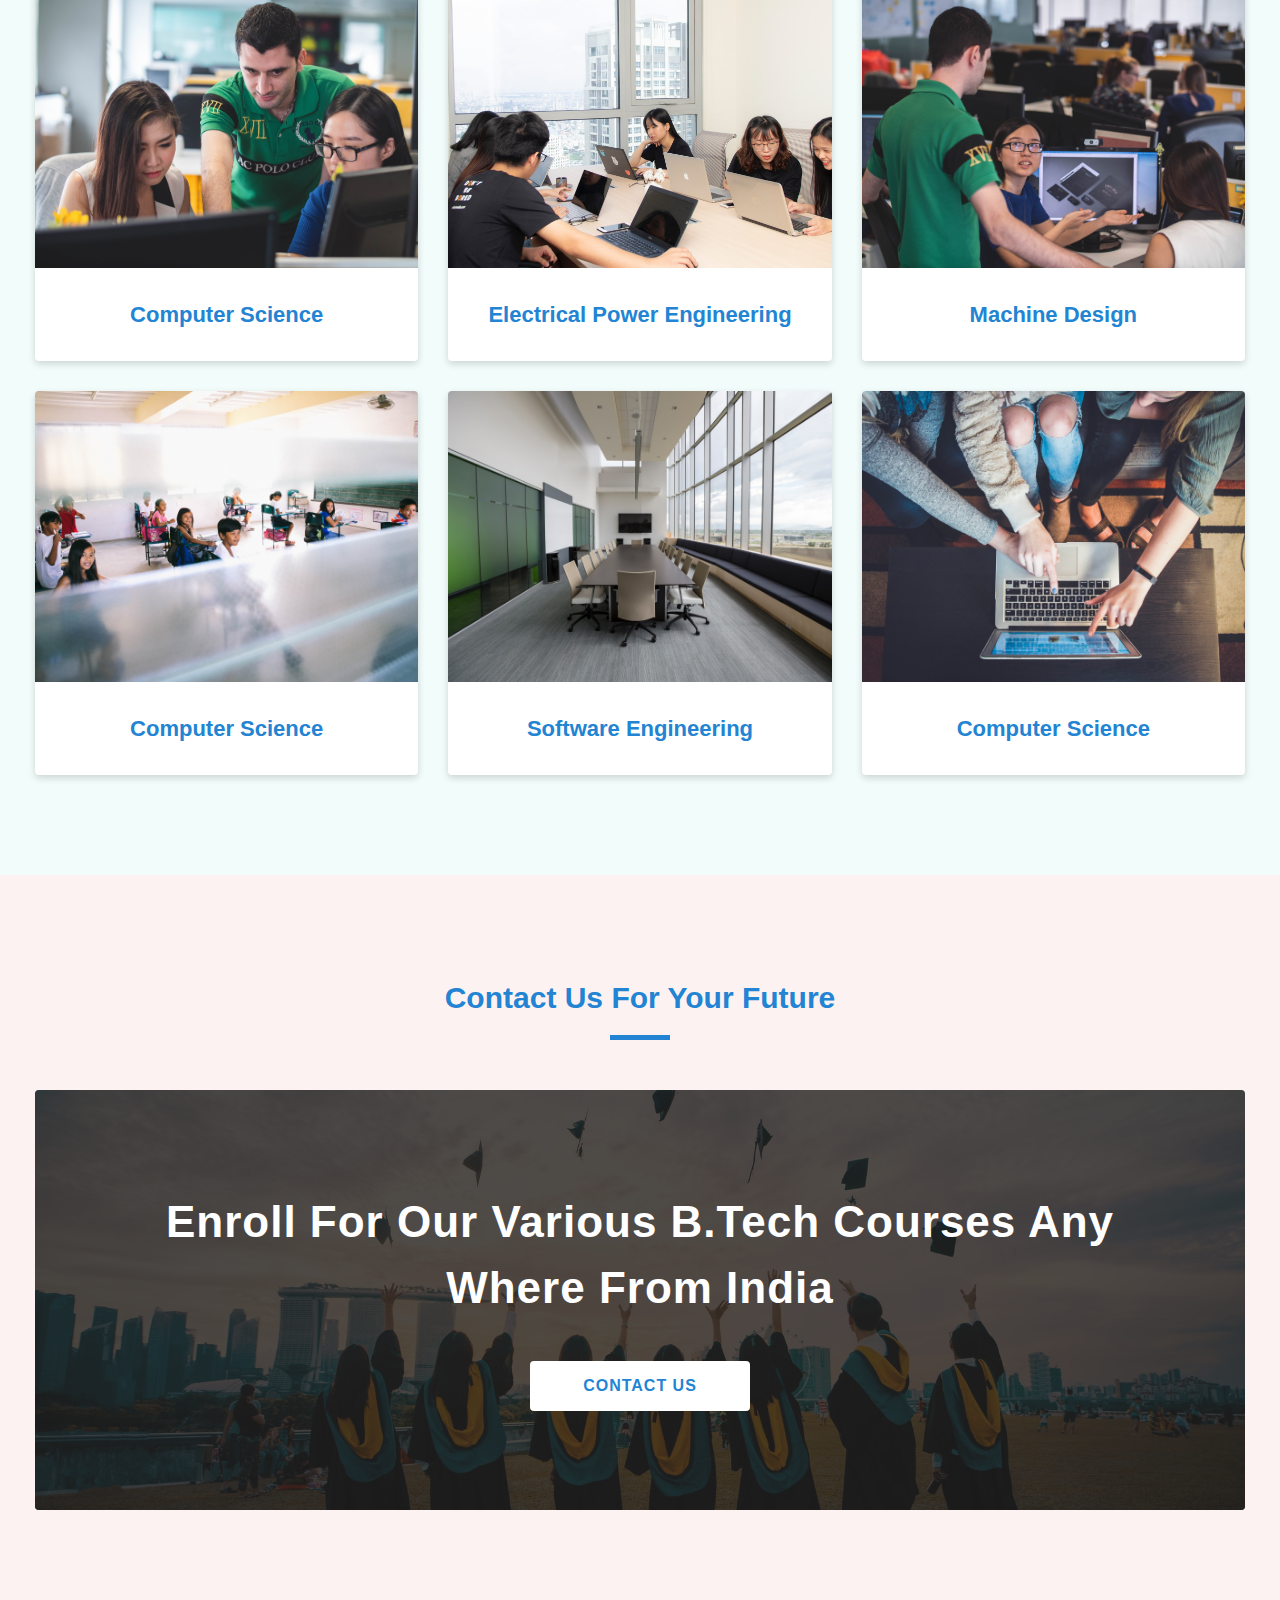
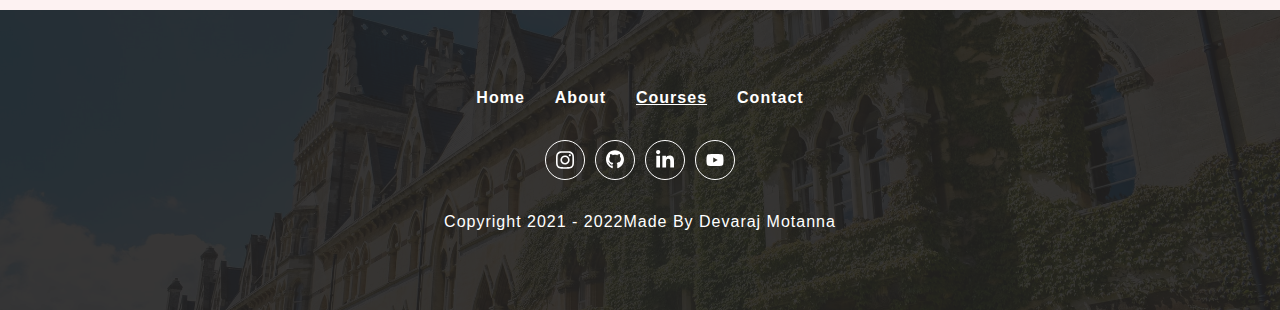
<file: courses.html>
<!DOCTYPE html>
<html lang="en">
  <head>
    <meta charset="UTF-8" />
    <meta http-equiv="X-UA-Compatible" content="IE=edge" />
    <meta name="viewport" content="width=device-width, initial-scale=1.0" />
    <title>Devaraju || Courses JNTU Anantapur</title>
    <link
      rel="shortcut icon"
      href="./icons/university.svg"
      type="image/x-icon"
    />
    <link rel="stylesheet" href="./css/style.css" />
    <link rel="stylesheet" href="./css/navbar.css" />
    <link rel="stylesheet" href="./css/comon.css" />
    <link rel="stylesheet" href="./css/sidebar.css" />
    <link rel="stylesheet" href="./css/footer.css" />
  </head>
  <body>
    <!-- nav section start -->
    <nav class="nav-container">
      <div class="nav-center wrapper">
        <div class="logo-section">
          <a href="./index.html">
            <img
              src="./icons/university.svg"
              alt="University logo"
              class="logo"
            />
          </a>
        </div>
        <div class="hamburger">
          <img src="./icons/bars.svg" alt="side bar open button" />
        </div>
        <div class="nav-links-main">
          <ul class="nav-links">
            <li><a href="./index.html" class="nav-link">Home</a></li>
            <li><a href="./about.html" class="nav-link">About</a></li>
            <li>
              <a href="./courses.html" class="nav-link active">Courses</a>
            </li>
            <li><a href="./contact.html" class="nav-link">Contact</a></li>
          </ul>
        </div>
        <div class="nav-social-links-main">
          <ul class="nav-social-links">
            <li class="nav-social-link">
              <a href="#">
                <img src="./icons/linkedin.svg" alt="linkedin" />
              </a>
            </li>
            <li class="nav-social-link">
              <a href="#">
                <img src="./icons/instagram.svg" alt="instagram" />
              </a>
            </li>
            <li class="nav-social-link">
              <a href="#">
                <img src="./icons/github.svg" alt="github" />
              </a>
            </li>
            <li class="nav-social-link">
              <a href="#">
                <img src="./icons/youtube.svg" alt="youtube" />
              </a>
            </li>
          </ul>
        </div>
      </div>
    </nav>
    <!-- nav section end -->
    <!-- sidebar start -->
    <aside class="sidebar-container">
      <div class="sidebar-center wrapper">
        <div class="side-header">
          <div class="logo-section">
            <a href="./"
              ><img src="./icons/university.svg" alt="sidebar logo"
            /></a>
          </div>
          <div class="close-button">
            <img src="./icons/close.svg" alt="side bar close button" />
          </div>
        </div>
        <div class="sidebar-content paddingTopMobile-fifty">
          <div class="sidebar-links-main">
            <ul class="sidebar-links">
              <li><a href="./index.html" class="nav-link">Home</a></li>
              <li><a href="./about.html" class="nav-link">About</a></li>
              <li>
                <a href="./courses.html" class="nav-link active">Courses</a>
              </li>
              <li><a href="./contact.html" class="nav-link">Contcat</a></li>
            </ul>
          </div>
        </div>
      </div>
    </aside>
    <!-- sidebar end -->

    <!-- hero section start -->
    <div class="page-hero-container">
      <div class="page-hero">
        <div class="hero-img-component">
          <div class="img-container">
            <img
              src="./assets/courses-banner.jpeg"
              alt="about section banner"
            />
          </div>
        </div>
        <div class="hero-box paddingBottomMobile-thirty paddingTopMobile-fifty">
          <div class="hero-content text-center text-container wrapper">
            <h1 class="heading">JNTU Anantapur AndhraPradesh</h1>
            <div class="small-heading">Select Your Course For Your Future</div>
          </div>
        </div>
      </div>
    </div>
    <!-- hero section end -->

    <!-- featured courses start -->
    <div class="featured-courses-container light-blue-background">
      <div class="featured-courses-center wrapper">
        <div
          class="section-title paddingTopDesktop-hundred paddingTopMobile-fifty"
        >
          <h3 class="title">Acadamic Courese</h3>
          <div class="underline"></div>
        </div>
        <section
          class="featured-courses paddingTopDesktop-fifty paddingBottomDesktop-hundred 
                    paddingBottomMobile-fifty paddingTopMobile-fifty three-column-layout">
          <!-- single course start -->
          <artical class="single-course">
            <div class="img-container">
              <img src="./assets/course-1.jpeg" alt="course1"/>
            </div>
            <div class="course-title">
              <p>Computer Science</p>
            </div>
          </artical>
          <!-- single course end -->
          <!-- single course start -->
          <artical class="single-course">
            <div class="img-container">
              <img src="./assets/course-2.jpeg" alt="course1"/>
            </div>
            <div class="course-title">
              <p>Bio‑Technology</p>
            </div>
          </artical>
          <!-- single course end -->
          <!-- single course start -->
          <artical class="single-course">
            <div class="img-container">
              <img src="./assets/course-3.jpeg" alt="course1"/>
            </div>
            <div class="course-title">
              <p>Civil Engineering</p>
            </div>
          </artical>
          <!-- single course end -->
          <!-- single course start -->
          <artical class="single-course">
            <div class="img-container">
              <img src="./assets/course-4.jpeg" alt="course1"/>
            </div>
            <div class="course-title">
              <p>Information Technology</p>
            </div>
          </artical>
          <!-- single course end -->
          <!-- single course start -->
          <artical class="single-course">
            <div class="img-container">
              <img src="./assets/course-5.jpeg" alt="course1"/>
            </div>
            <div class="course-title">
              <p>Mechanical Engineering</p>
            </div>
          </artical>
          <!-- single course end -->
          <!-- single course start -->
          <artical class="single-course">
            <div class="img-container">
              <img src="./assets/course-6.jpeg" alt="course1"/>
            </div>
            <div class="course-title">
              <p>Communication Systems</p>
            </div>
          </artical>
          <!-- single course end -->
          <!-- single course start -->
          <artical class="single-course">
            <div class="img-container">
              <img src="./assets/course-7.jpeg" alt="course1"/>
            </div>
            <div class="course-title">
              <p>Computer Science</p>
            </div>
          </artical>
          <!-- single course end -->
          <!-- single course start -->
          <artical class="single-course">
            <div class="img-container">
              <img src="./assets/course-8.jpeg" alt="course1"/>
            </div>
            <div class="course-title">
              <p>Electrical Power Engineering</p>
            </div>
          </artical>
          <!-- single course end -->
          <!-- single course start -->
          <artical class="single-course">
            <div class="img-container">
              <img src="./assets/course-9.jpeg" alt="course1"/>
            </div>
            <div class="course-title">
              <p>Machine Design</p>
            </div>
          </artical>
          <!-- single course end -->
          <!-- single course start -->
          <artical class="single-course">
            <div class="img-container">
              <img src="./assets/course-10.jpeg" alt="course1"/>
            </div>
            <div class="course-title">
              <p>Computer Science</p>
            </div>
          </artical>
          <!-- single course end -->
          <!-- single course start -->
          <artical class="single-course">
            <div class="img-container">
              <img src="./assets/course-11.jpeg" alt="course1"/>
            </div>
            <div class="course-title">
              <p>	Software Engineering</p>
            </div>
          </artical>
          <!-- single course end -->
          <!-- single course start -->
          <artical class="single-course">
            <div class="img-container">
              <img src="./assets/course-12.jpeg" alt="course1"/>
            </div>
            <div class="course-title">
              <p>Computer Science</p>
            </div>
          </artical>
          <!-- single course end -->
        </section>
      </div>
    </div>
    <!-- featured courses end -->

    <!-- Contact Promotion start -->
    <div class="contact-promotion-container light-pink-background">
      <div class="contact-promotion-center wrapper">
        <div
          class="section-title paddingTopDesktop-hundred paddingTopMobile-fifty"
        >
          <h3 class="title">Contact Us For Your Future</h3>
          <div class="underline"></div>
        </div>
        <section
          class="contact-promotion paddingTopDesktop-fifty paddingTopMobile-fifty paddingBottomDesktop-hundred paddingBottomMobile-thirty"
        >
          <div class="contact-promo-img">
            <img
              src="./assets/contact-promotion.jpeg"
              alt="contact us promotion image"
            />
            <div class="contact-info-container text-center text-container">
              <h2 class="contact-heading">
                Enroll for Our Various B.tech courses any where from India
              </h2>
              <a href="./contact.html" class="button-primary-light"
                >Contact Us</a
              >
            </div>
          </div>
        </section>
      </div>
    </div>
    <!-- Contact Promotion end -->
    <!-- footer section start -->
    <footer class="footer-container">
      <div class="footer-center wrapper">
        <div class="footer-links-main">
          <ul class="footer-links">
            <li><a href="./index.html" class="footer-link">Home</a></li>
            <li><a href="./about.html" class="footer-link">About</a></li>
            <li>
              <a href="./courses.html" class="footer-link active">Courses</a>
            </li>
            <li><a href="./contact.html" class="footer-link">Contact</a></li>
          </ul>
        </div>
        <div class="social-links-main">
          <ul class="social-links">
            <li class="social-link">
              <a href="#"
                ><img src="./icons/instagram.svg" alt="instagram"
              /></a>
            </li>
            <li class="social-link">
              <a href="#"><img src="./icons/github.svg" alt="github" /></a>
            </li>
            <li class="social-link">
              <a href="#"><img src="./icons/linkedin.svg" alt="linkedin" /></a>
            </li>
            <li class="social-link">
              <a href="#"><img src="./icons/youtube.svg" alt="youtube" /></a>
            </li>
          </ul>
        </div>
        <div class="footer-copy-right">
          <p>
            Copyright 2021 - <span class="copyright-date">2022</span>Made By
            Devaraj Motanna
          </p>
        </div>
      </div>
    </footer>
    <!-- footer section end -->

    <!-- script -->
    <script src="./js/app.js"></script>
  </body>
</html>
</file>
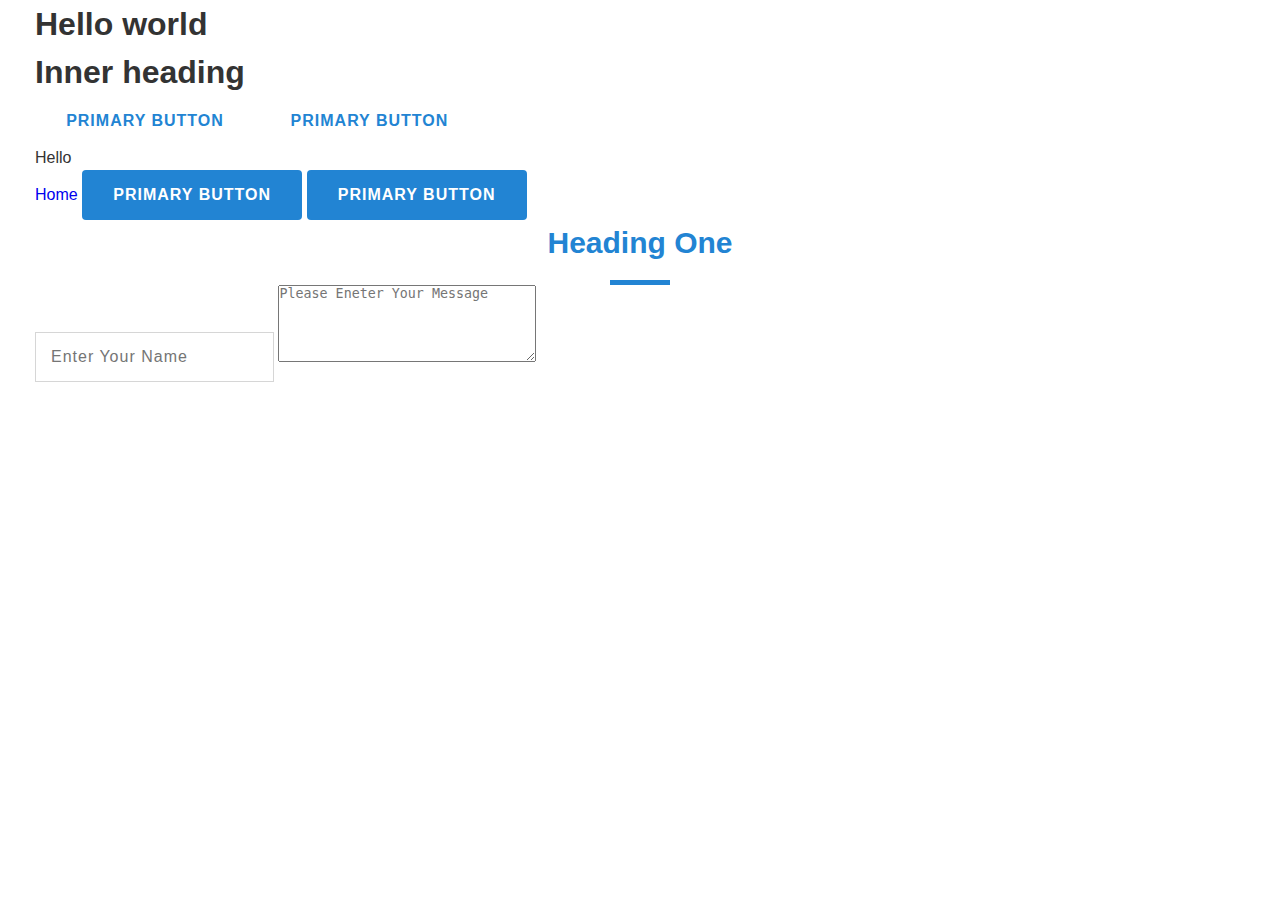
<file: global.html>
<!DOCTYPE html>
<html lang="en">
<head>
  <meta charset="UTF-8">
  <meta http-equiv="X-UA-Compatible" content="IE=edge">
  <meta name="viewport" content="width=device-width, initial-scale=1.0">
  <title>Document</title>
  <link rel="stylesheet" href="./css/style.css">
</head>
<body class="wrapper">
  <h1>Hello world</h1>
  <div class="container">
    <h1>Inner heading</h1>
    <a href="#" class="button-primary-light">primary button</a>
    <button class="button-primary-light">primary button</button>
  </div>
  <ul>
    <li>Hello</li>
  </ul>
  <a href="#">Home</a>
  <a href="#" class="button-primary-dark full-width-mobile">primary button</a>
    <button class="button-primary-dark">primary button</button>
  <div class="section-title">
    <h1 class="title">Heading one</h1>
    <div class="underline"></div>
  </div>
  <input type="text" class="primary-input" placeholder="Enter Your Name" />
  <textarea cols="30" rows="5" class=".primary-textarea" placeholder="Please Eneter Your Message"></textarea>
</body>
</html>
</file>
<file: css/style.css>
/* global veriables */
:root{
    --clr-primary:#2284D3;
    --clr-primary-light:#2284d3;
    --clr-white:#ffffff;
    --clr-white-light:#f0f0f0;
    --clr-shadow:#00000029;
    --clr-black:#333333;
    --clr-black-30:#2220204d;
    --clr-black-80:#222020cc;
    --clr-black-90:#212020e6;
    --clr-pink-light:#fdf2f2;
    --clr-blue-light:#f2fdfb;

    --font-family:Arial, Helvetica, sans-serif;
    --box-shadow-light:0px 3px 7px var(--clr-shadow);
    --box-shadow-dark:0px 3px 7px var(--clr-black-30);
    --transition: all .3s linear;
    --radius: 4px;
}

/* Global Styles */

*, ::after, ::before{
    margin: 0px;
    padding: 0px;
    box-sizing: border-box;
}
*:focus{
    outline-width: 2px;
    outline-offset: 1px;
    outline-color: var(--clr-primary);
}
body{
    color: var(--clr-black);
    background: var(--clr-white);
    font-family: var(--font-family);
    line-height: 1.5;
}
ul{
    list-style-type: none;
}
a{
    text-decoration: none;
}
img{
    display: block;
}

/* global classes */

.wrapper {
    max-width: 1250px;
    margin-left: auto;
    margin-right: auto;
    padding-left: 20px;
    padding-right: 20px;
}
.text-container{
    max-width: 1000px;
    margin-right: auto;
    margin-left: auto;
}
.display-block{
    display: block !important;
}
.text-center{
    text-align: center;
}
.text-left{
    text-align: left;
}
.text-right{
    text-align: right;
}
@media screen and (max-width:991px) {
    .full-width-mobile{
        width: 100%;
    }
}
@media screen and (min-width:992px) {
    .full-width-desktop{
        width: 100%;
    }
}
.light-pink-background{
    background: var(--clr-pink-light);
}
.light-blue-background{
    background: var(--clr-blue-light);
}

.section-title .title {
    font-size: 30px;
    font-weight: bold;
    text-transform: capitalize;
    text-align: center;
    margin-bottom: 15px;
    color: var(--clr-primary);
}
.section-title .underline{
    width: 60px;
    height: 5px;
    background: var(--clr-primary);
    margin-left: auto;
    margin-right: auto;
}
.button-primary-dark, .button-primary-light{
    font-weight: bold;
    text-transform: uppercase;
    border: none;
    cursor: pointer;
    height: 45px;
    transition: var(--transition);
    font-size: 16px;
    letter-spacing: 1px;
    padding-left: 20px;
    padding-right: 20px;
    min-width: 200px;
    display: inline-flex;
    justify-content: center;
    align-items: center;
    border-radius: var(--radius);
}
.button-primary-dark {
    background: var(--clr-primary);
    color: var(--clr-white);
}
.button-primary-light{
    background: var(--clr-white);
    color: var(--clr-primary);
}
.button-primary-dark:hover{
    background: var(--clr-primary-light);
}
.button-primary-light:hover{
    background: var(--clr-white-light);
}
.primary-input, .primary-textarea{
    height: 45px;
    font-size: 16px;
    line-height: 25px;
    padding-left: 15px;
    padding-right: 15px;
    border-radius: calc(var(--radius) -2px);
    border: 1px solid var(--clr-shadow);
    letter-spacing: 1px;
    font-family: var(--font-family);
}
.primary-textarea{
    height: unset;
    padding-top: 15px;
    padding-bottom: 15px;
    resize: vertical;
}
@media screen and (min-width: 992px) {
        .button-primary-dark, .button-primary-light {
            height: 50px;
            min-width: 220px;
        }
        .primary-input{
            height: 50px;
        }
}

@keyframes bounceAnimation {
    0%{
        transform: scale(.8);
    }
    100%{
        transform: scale(1.1);
    }
}
</file>
<file: css/navbar.css>
/* navbar styles */

.nav-container{
    background: var(--clr-black-90);
    width: 100%;
    min-height: 50px;
    display: flex;
    justify-content: center;
    align-items: center;
    top: -70px;
}
.nav-container.sticky-nav {
    position: fixed;
    top: 0px;
    left: 0px;
    z-index: 9;
    transition: var(--transition);
}
.nav-center{
    width: 100%;
    display: grid;
    grid-template-columns: repeat(2, 1fr);
    align-items: center;
    justify-content: center;
}
.nav-links-main{
    display: none;
}
.nav-social-links-main{
    display: none;
}
.nav-container .logo-section{
    width: 30px;
}
.nav-container .hamburger {
    width: 25px;
    display: flex;
    justify-self: flex-end;
}

@media screen and (min-width:992px) {
    .nav-center{
        min-height: 70px;
    }
    .nav-center{
        grid-template-columns: repeat(3, 1fr);
    }
    .nav-container .logo-section{
        width: 50px;
        cursor: pointer;
    }
    .nav-center .hamburger {
        display: none;
    }  
    .nav-container .nav-links-main{
        display: flex;
    } 
    .nav-container .nav-links{
        display: flex;
        column-gap: 30px;
    }
    .nav-container .nav-link {
        color: var(--clr-white);
        font-size: 16px;
        text-transform: capitalize;
        font-weight: bold;
        letter-spacing: 1px;
        padding: 5px 10px;
        border-radius: var(--radius);
        transition: var(--transition);
    }
    .nav-container .nav-link.active, .nav-container .nav-link:hover{
        background: var(--clr-white-light);
        color: var(--clr-black);
    }
    .nav-container .nav-social-links-main {
        display: flex;
        justify-self: flex-end;
    }
    .nav-social-links-main .nav-social-links{
        display: flex;
        column-gap: 10px;
        justify-content: center;
        align-items: center;
    }  
    .nav-social-links .nav-social-link {
        width: 30px;
        height: 30px;
        border: 1px solid var(--clr-white);
        border-radius: 50%;
        display: flex;
        align-items: center;
        justify-content: center;
    }
    .nav-social-links-main .nav-social-link:hover {
            transition: var(--transition);
            transform: translateY(-3px);
    }
    .nav-container .nav-social-link img {
        width: 15px;
    }
}
</file>
<file: css/comon.css>
/* contact promotion styles */

.contact-promotion {
    width: 100%;
}
.contact-promotion .contact-promo-img {
    position: relative;
    aspect-ratio: 350/400;
    overflow: hidden;
    border-radius: var(--radius);
}
.contact-promotion .contact-promo-img::before{
    position: absolute;
    content: "";
    width: 100%;
    height: 100%;
    top: 0;
    left: 0;
    background: var(--clr-black-80);
}
.contact-promotion .contact-promo-img img {
    width: 100%;
    height: 100%;
    object-fit: cover;
}
.contact-promotion .contact-info-container {
    position: absolute;
    width: 100%;
    height: 100%;
    top: 50%;
    left: 50%;
    transform: translate(-50%, -50%);
    display: flex;
    flex-direction: column;
    row-gap: 40px;
    align-items: center;
    justify-content: center;
}
.contact-promotion .contact-info-container .contact-heading {
    font-size: 30px;
    color: var(--clr-white);
    letter-spacing: 1px;
    text-transform: capitalize;
}
@media screen and (min-width:992px) {
    .contact-promotion .contact-promo-img {
        aspect-ratio: 1259/437;
    }  
    .contact-promotion .contact-info-container .contact-heading {
        font-size: 44px;
    }  
}

/* hero page container */
.page-hero-container {
    width: 100%;
}
.page-hero-container .hero-img-component {
    aspect-ratio: 375/220;
    overflow: hidden;
}
.page-hero-container .img-container, .page-hero-container img {
    width: 100%;
    height: 100%;
    object-fit: cover;
}
.page-hero-container .hero-box {
    width: 100%;
    background: var(--clr-primary);
    min-height: 250px;
    display: flex;
    justify-content: center;
    align-items: center;
}
.page-hero-container .hero-content {
    display: flex;
    flex-direction: column;
    row-gap: 30px;
}
.page-hero-container .heading {
    color: var(--clr-white);
    font-size: 24px;
    letter-spacing: 1px;
}
.page-hero-container .desc {
    color: var(--clr-white);
    font-size: 16px;
    font-weight: bold;
    letter-spacing: 1px;
}
.page-hero-container .small-heading {
    font-size: 18px;
    letter-spacing: 1px;
    text-transform: uppercase;
    color: var(--clr-white);
    font-weight: bold;
}
@media screen and (min-width: 992px) {
    .page-hero-container{
        position: relative;
    }    
    .page-hero-container .hero-img-component {
        aspect-ratio: 1922/700;
        position: relative;
    }
    .home-page.page-hero-container .hero-img-component {
        aspect-ratio: 1920/1080;
    }
    .page-hero-container .hero-img-component::before {
        content: "";
        position: absolute;
        width: 100%;
        height: 100%;
        top: 0;
        left: 0;
        background: var(--clr-black-80);
    }
    .page-hero-container .hero-box {
        position: absolute;
        top: 50%;
        left: 50%;
        transform: translate(-50%, -50%);
        background: transparent;
    }
    .page-hero-container .heading{
        font-size: 64px;
    }
    .page-hero-container .small-heading {
        font-size: 34px;
    }
    .page-hero-container .home-button {
        animation: bounceAnimation 3s linear infinite alternate;
    }
}

/* featured courses */
.single-course {
    width: 100%;
    background: var(--clr-white);
    height: 100%;
    box-shadow: var(--box-shadow-light);
    border-radius: var(--radius);
    transition: var(--transition);
}
.single-course:hover {
    transform: translate(-2px) scale(1.002);
    box-shadow: var(--box-shadow-dark);
}
.single-course .img-container {
    aspect-ratio: 355/250;
    overflow: hidden;
}
.single-course .img-container img {
    width: 100%;
    height: 100%;
    object-fit: cover;
    border-top-left-radius: var(--radius);
    border-top-right-radius:var(--radius) ;
    transition: var(--transition);
}
.single-course .course-title p {
    font-size: 22px;
    text-transform: capitalize;
    text-align: center;
    font-weight: bold;
    color: var(--clr-primary);
    padding-left: 10px;
    padding-right: 10px;
    margin-top: 30px;
    margin-bottom: 30px;
}
@media screen and (min-width:992px) {
    .single-course .img-container {
        aspect-ratio: 396/300;
    }    
    .single-course:hover img {
        transform: scale(1.05) rotateZ(2deg);
    }
}
/* layout classes */
.three-column-layout {
    display: grid;
    grid-template-columns: 1fr;
    gap: 30px;
}
@media screen and (min-width: 769px) {
    .three-column-layout {
        grid-template-columns: 1fr 1fr;
    }    
}
@media screen and (min-width: 992px) {
    .three-column-layout {
        grid-template-columns: 1fr 1fr 1fr;
    }    
}
/* padding classes */

@media screen and (max-width:991px) {
    .paddingTopMobile-ten{
        padding-top: 10px !important;
    }
    .paddingTopMobile-twonty{
        padding-top: 20px !important;
    }
    .paddingTopMobile-thirty{
        padding-top: 30px !important;
    }
    .paddingTopMobile-fourty{
        padding-top: 40px !important;
    }
    .paddingTopMobile-fifty{
        padding-top: 50px !important;
    }
    .paddingBottomMobile-ten{
        padding-bottom: 10px !important;
    }
    .paddingBottomMobile-twonty{
        padding-bottom: 20px !important;
    }
    .paddingBottomMobile-thirty{
        padding-bottom: 30px !important;
    }
    .paddingBottomMobile-fourty{
        padding-bottom: 40px !important;
    }
    .paddingBottomMobile-fifty{
        padding-bottom: 50px !important;
    }    
}

@media screen and (min-width:992px) {
    .paddingTopDesktop-ten{
        padding-top: 10px !important;
    }
    .paddingTopDesktop-twenty{
        padding-top: 20px !important;
    }
    .paddingTopDesktop-thirty{
        padding-top: 30px !important;
    }
    .paddingTopDesktop-fourty{
        padding-top: 40px !important;
    }
    .paddingTopDesktop-fifty{
        padding-top: 50px !important;
    }
    .paddingTopDesktop-sixty{
        padding-top: 60px !important;
    }
    .paddingTopDesktop-seventy{
        padding-top: 70px !important;
    }
    .paddingTopDesktop-eighty{
        padding-top: 80px !important;
    }
    .paddingTopDesktop-ninety{
        padding-top: 90px !important;
    }
    .paddingTopDesktop-hundred{
        padding-top: 100px !important;
    }
    .paddingBottomDesktop-ten{
        padding-bottom: 10px !important;
    }
    .paddingBottomDesktop-twenty{
        padding-bottom: 20px !important;
    }
    .paddingBottomDesktop-thirty{
        padding-bottom: 30px !important;
    }
    .paddingBottomDesktop-fourty{
        padding-top: 40px !important;
    }
    .paddingBottomDesktop-fifty{
        padding-bottom: 50px !important;
    }
    .paddingBottomDesktop-sixty{
        padding-bottom: 60px !important;
    }
    .paddingBottomDesktop-seventy{
        padding-bottom: 70px !important;
    }
    .paddingBottomDesktop-eighty{
        padding-bottom: 80px !important;
    }
    .paddingBottomDesktop-ninety{
        padding-bottom: 90px !important;
    }
    .paddingBottomDesktop-hundred{
        padding-bottom: 100px !important;
    }
}
</file>
<file: css/sidebar.css>
/* sidebar styles */

.sidebar-container{
    background: var(--clr-black);
    width: 100%;
    height: 100vh;
    position: fixed;
    top: 0;
    left: -100%;
    transition: var(--transition);
    opacity: 0;
    z-index: 10;
}
.sidebar-container.show-sidebar {
    left: 0;
    opacity: 1;
}
.sidebar-container .logo-section {
    width: 30px;

}
.sidebar-container .close-button {
    width: 25px;
}
.sidebar-container .side-header {
    width: 100%;
    display: flex;
    justify-content: space-between;
    align-items: center;
    min-height: 50px;
}
.sidebar-container .sidebar-content {
    width: 100%;
    height: 100%;
    display: flex;
    justify-content: center;
}
.sidebar-container .sidebar-links {
    display: flex;
    flex-direction: column;
    row-gap: 30px;
    align-items: center;
}
.sidebar-container .sidebar-links .nav-link {
    color: var(--clr-white);
    text-transform: capitalize;
    letter-spacing: 1px;
    padding: 5px 10px;
    border-radius: var(--radius);
    font-size: 16px;
    font-weight: bold;
}
.sidebar-container .sidebar-links .nav-link.active {
    background-color: var(--clr-white);
    color: var(--clr-black);
}
</file>
<file: css/footer.css>
/* footer styles */
.footer-container {
    width: 100%;
    min-height: 300px;
    position: relative;
    background: url(./../assets/footer-img.jpeg);
    background-repeat: no-repeat;
    background-size: cover;
    background-position: center;
    z-index: 1;
    display: flex;
    justify-content: center;
    align-items: center;
}
.footer-container::before{
    content: "";
    width: 100%;
    height: 100%;
    position: absolute;
    top: 0;
    left: 0;
    background: var(--clr-black-90);
    z-index: -1;
}
.footer-container .footer-center {
    display: flex;
    flex-direction: column;
    row-gap: 30px;
}
.footer-container .footer-links {
    display: flex;
    justify-content: center;
    column-gap: 30px;
    align-items: center;
}
.footer-container .footer-link {
    font-size: 16px;
    color: var(--clr-white);
    text-transform: capitalize;
    font-weight: bold;
    transition: var(--transition);
    letter-spacing: 1px;
}
.footer-container .footer-link.active,
.footer-container .footer-link:hover {
    text-decoration: underline;
}
.footer-container .social-links {
    display: flex;
    justify-content: center;
    align-items: center;
    column-gap: 10px;
}
.footer-container .social-link {
    width: 40px;
    height: 40px;
    border: 1px solid var(--clr-white);
    border-radius: 50%;
    display: flex;
    align-items: center;
    justify-content: center;
}
.footer-container .social-link img {
    width: 18px;
}
.footer-container .social-link:hover {
    transform: translateY(-3px);
}
.footer-copy-right p {
        font-size: 16px;
        color: var(--clr-white);
        letter-spacing: 1px;
        line-height: 24px;
        text-transform: capitalize;
        text-align: center;
}
</file>
<file: css/home.css>
/* our campuses section stayles */
.each-campus{
    width: 100%;
    border-radius: var(--radius);
    background: var(--clr-white);
    box-shadow: var(--box-shadow-light);
    transition: var(--transition);
}
.each-campus:hover{
    box-shadow: var(--box-shadow-dark);
    transform: translateY(2px) scale(1.002);
}
.each-campus .img-container {
    aspect-ratio: 355/250;
    position: relative;
}
.each-campus .img-container .share-icon-campus {
    width: 50px;
    height: 50px;
    position: absolute;
    left: 50%;
    bottom: 0%;
    transform: translate(-50%, 50%);
    border-radius: 50%;
    background-color: var(--clr-white);
    display: flex;
    justify-content: center;
    align-items: center;
    padding: 10px;
    transition: var(--transition);
    border: 7px solid var(--clr-pink-light);

}
.each-campus .img-container .share-icon-campus:hover{
    border-color: var(--clr-blue-light);
    background: var(--clr-pink-light);
}
.each-campus .img-container img {
    width: 100%;
    height: 100%;
    object-fit: cover;
    border-top-left-radius: var(--radius);
    border-top-right-radius: var(--radius);
}
.each-campus .campus-info {
    margin-top: 50px;
    margin-bottom: 30px;
    padding-left: 10px;
    padding-right: 10px;
}
.each-campus .campus-info .campus-title {
    font-size: 22px;
    text-transform: capitalize;
    color: var(--clr-primary);
    letter-spacing: 1px;
}
.each-campus .campus-info .desc {
    font-size: 16px;
    letter-spacing: 1px;
    margin-top: 25px;
    margin-bottom: 25px;
    display: -webkit-box;
    -webkit-line-clamp: 3;
    -webkit-box-orient: vertical;
    overflow: hidden;   
}
.each-campus .campus-info .address {
    font-size: 16px;
    letter-spacing: 1px;
    text-transform: capitalize;
    color: var(--clr-primary);
}
@media screen and (min-width: 992px) {
    .each-campus .img-container {
        aspect-ratio: 396/250;
    }        
}

/* our facilites styles */
.each-facility{
    width: 100%;
    background: var(--clr-white);
    box-shadow: var(--box-shadow-light);
    transition: var(--transition);
    border-radius: var(--radius);
}
.each-facility:hover {
    transform: translateY(2px) scale(1.002);
    box-shadow: var(--box-shadow-dark);
}
.each-facility .img-container {
    aspect-ratio: 355/250;
    overflow: hidden;
}
.each-facility .img-container img {
    width: 100%;
    height: 100%;
    object-fit: cover;
    border-top-right-radius: var(--radius);
    border-top-left-radius: var(--radius);
}
.each-facility .facility-info .facility-title {
    font-size: 22px;
    color: var(--clr-primary);
    text-transform: capitalize;
    letter-spacing: 1px;
}
.each-facility .facility-info .facility-desc {
    font-size: 16px;
    letter-spacing: 1px;
    font-weight: bold;
    padding-left: 10px;
    padding-right: 10px;
    margin-top: 25px;
    display: -webkit-box;
    -webkit-line-clamp: 3;
    -webkit-box-orient: vertical;
    overflow: hidden;
}
</file>
<file: css/single-featured.css>
/* single featured styles */
.single-featured-container {
    width: 100%;
}
.single-featured-container .single-featured-image {
    width: 100%;
    aspect-ratio: 355/300;
    overflow: hidden;
    border-radius: var(--radius);
}
.single-featured-image img {
    width: 100%;
    height: 100%;
    object-fit: cover;
    border-radius: var(--radius);
}
.single-featured-text-component .about-info {
    display: flex;
    flex-direction: column;
    gap: 30px;
}
.single-featured-text-component .about-info p {
    font-size: 16px;
    letter-spacing: 1px;
}
.single-featured-text-component .contact-us-form {
    display: flex;
    flex-direction: column;
    gap: 30px;
    align-items: flex-start;
}
@media screen and (min-width: 992px) {
    .single-featured {
        display: flex;
        justify-content:space-between;
        align-items: center;
    }  
    .single-featured-container .reverse-content .single-featured {
        flex-direction: row-reverse;
    }
    .single-featured-image, .single-featured-text-component{
        flex: 0 0 calc(50% - 30px);
    } 
    .single-featured-container .single-featured-image {
        aspect-ratio: 625/550;
    }
}
</file>
